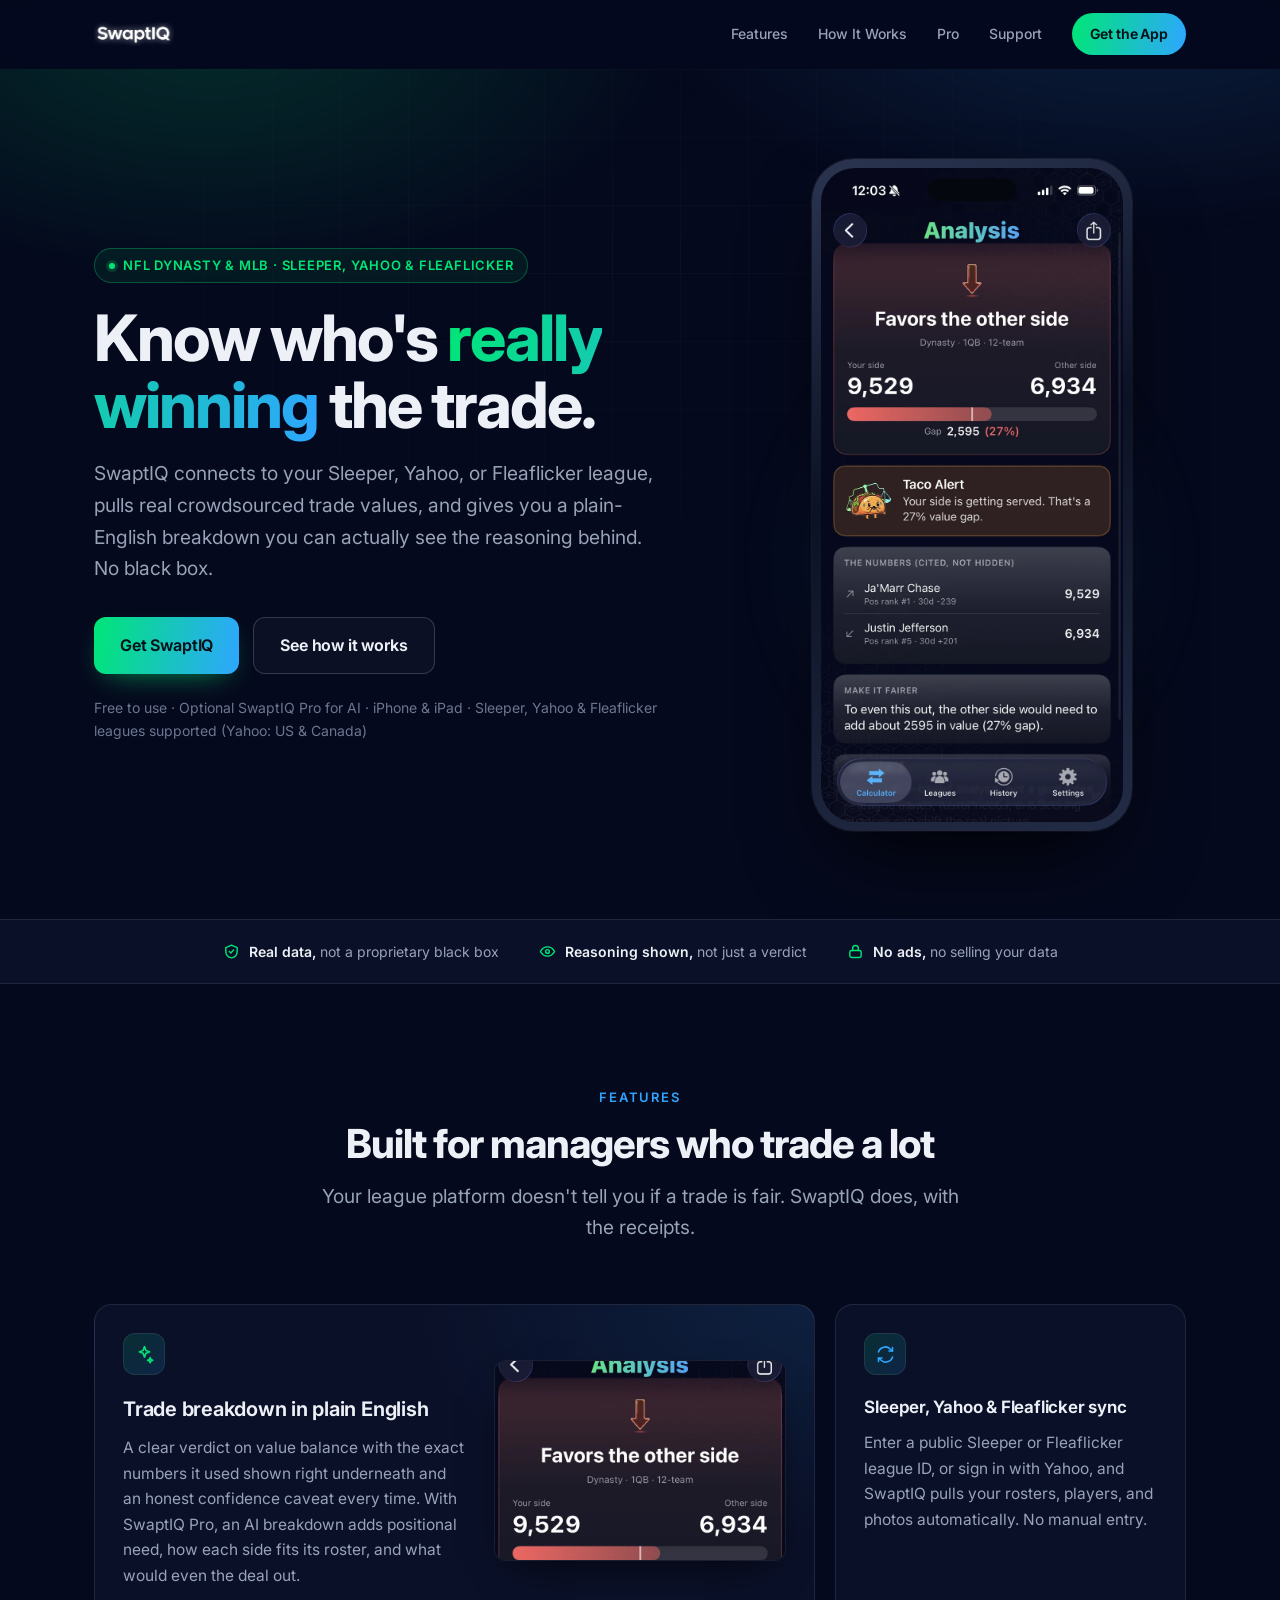
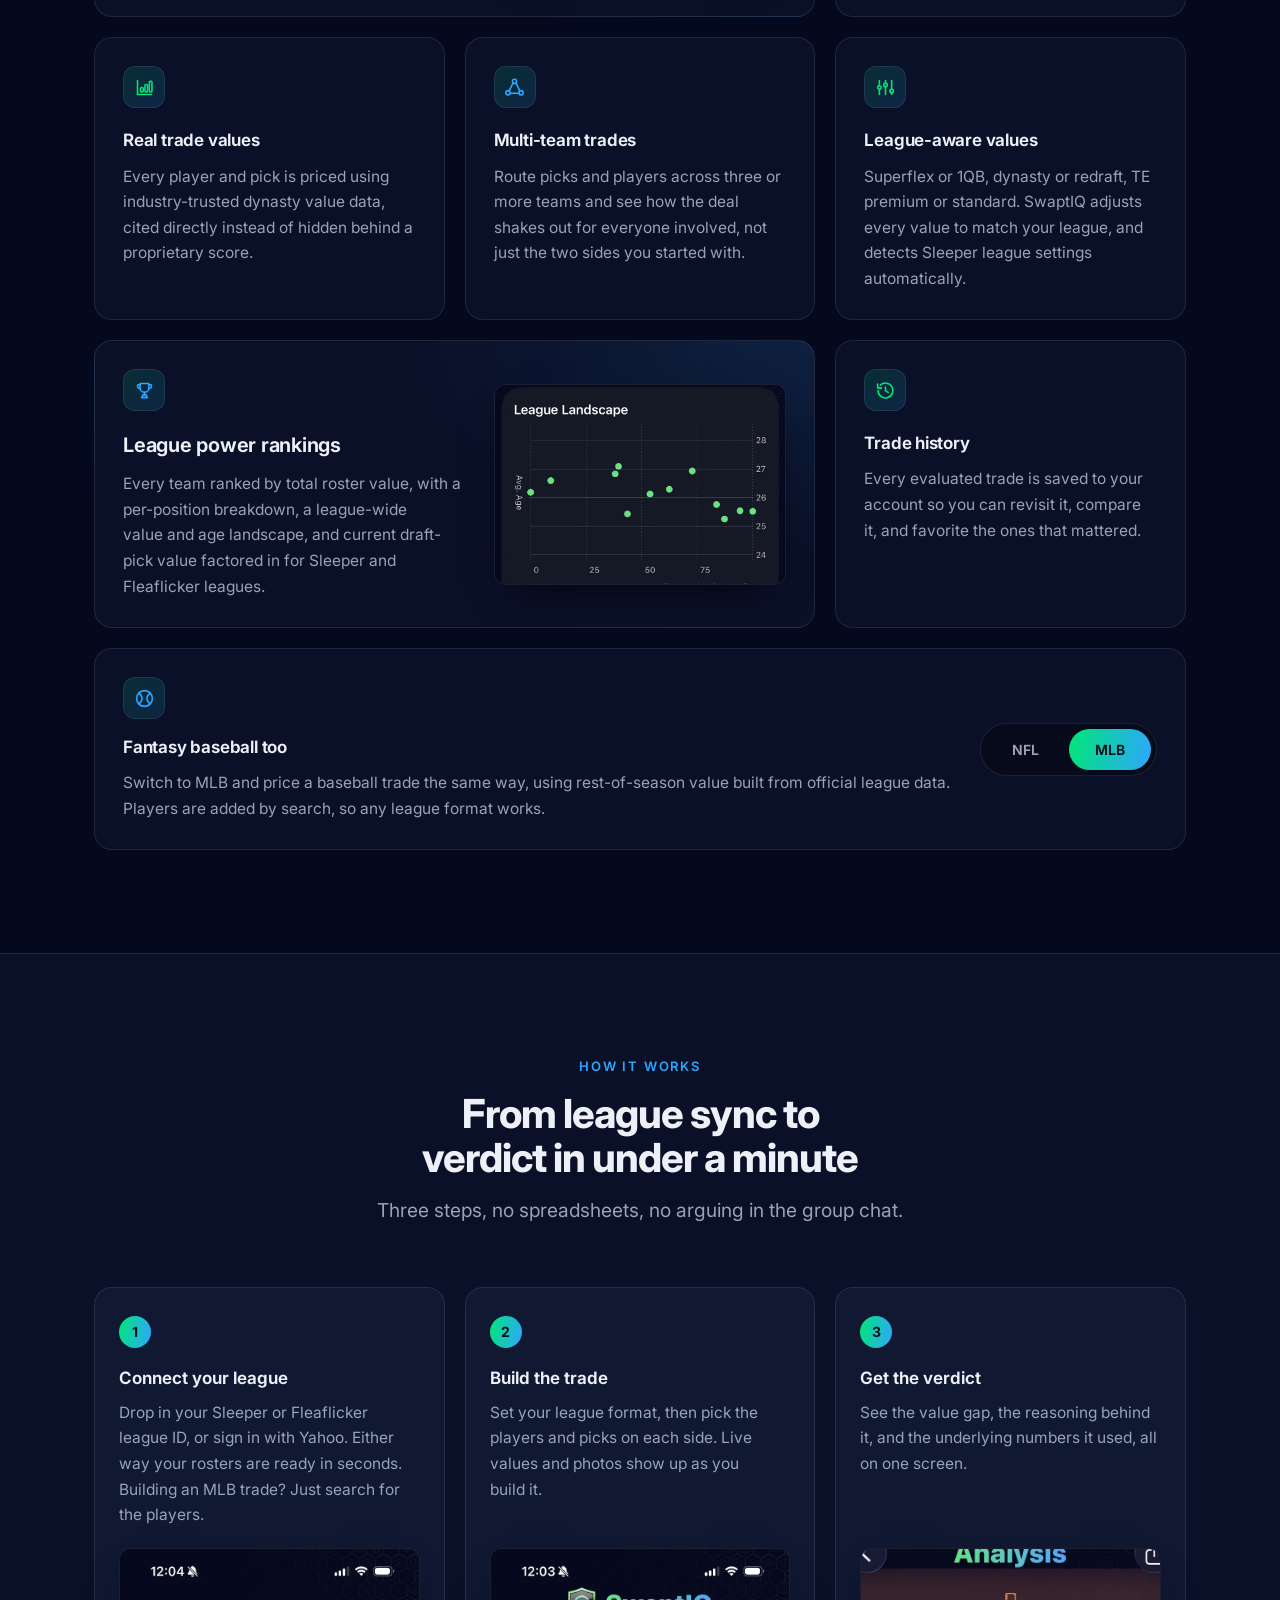
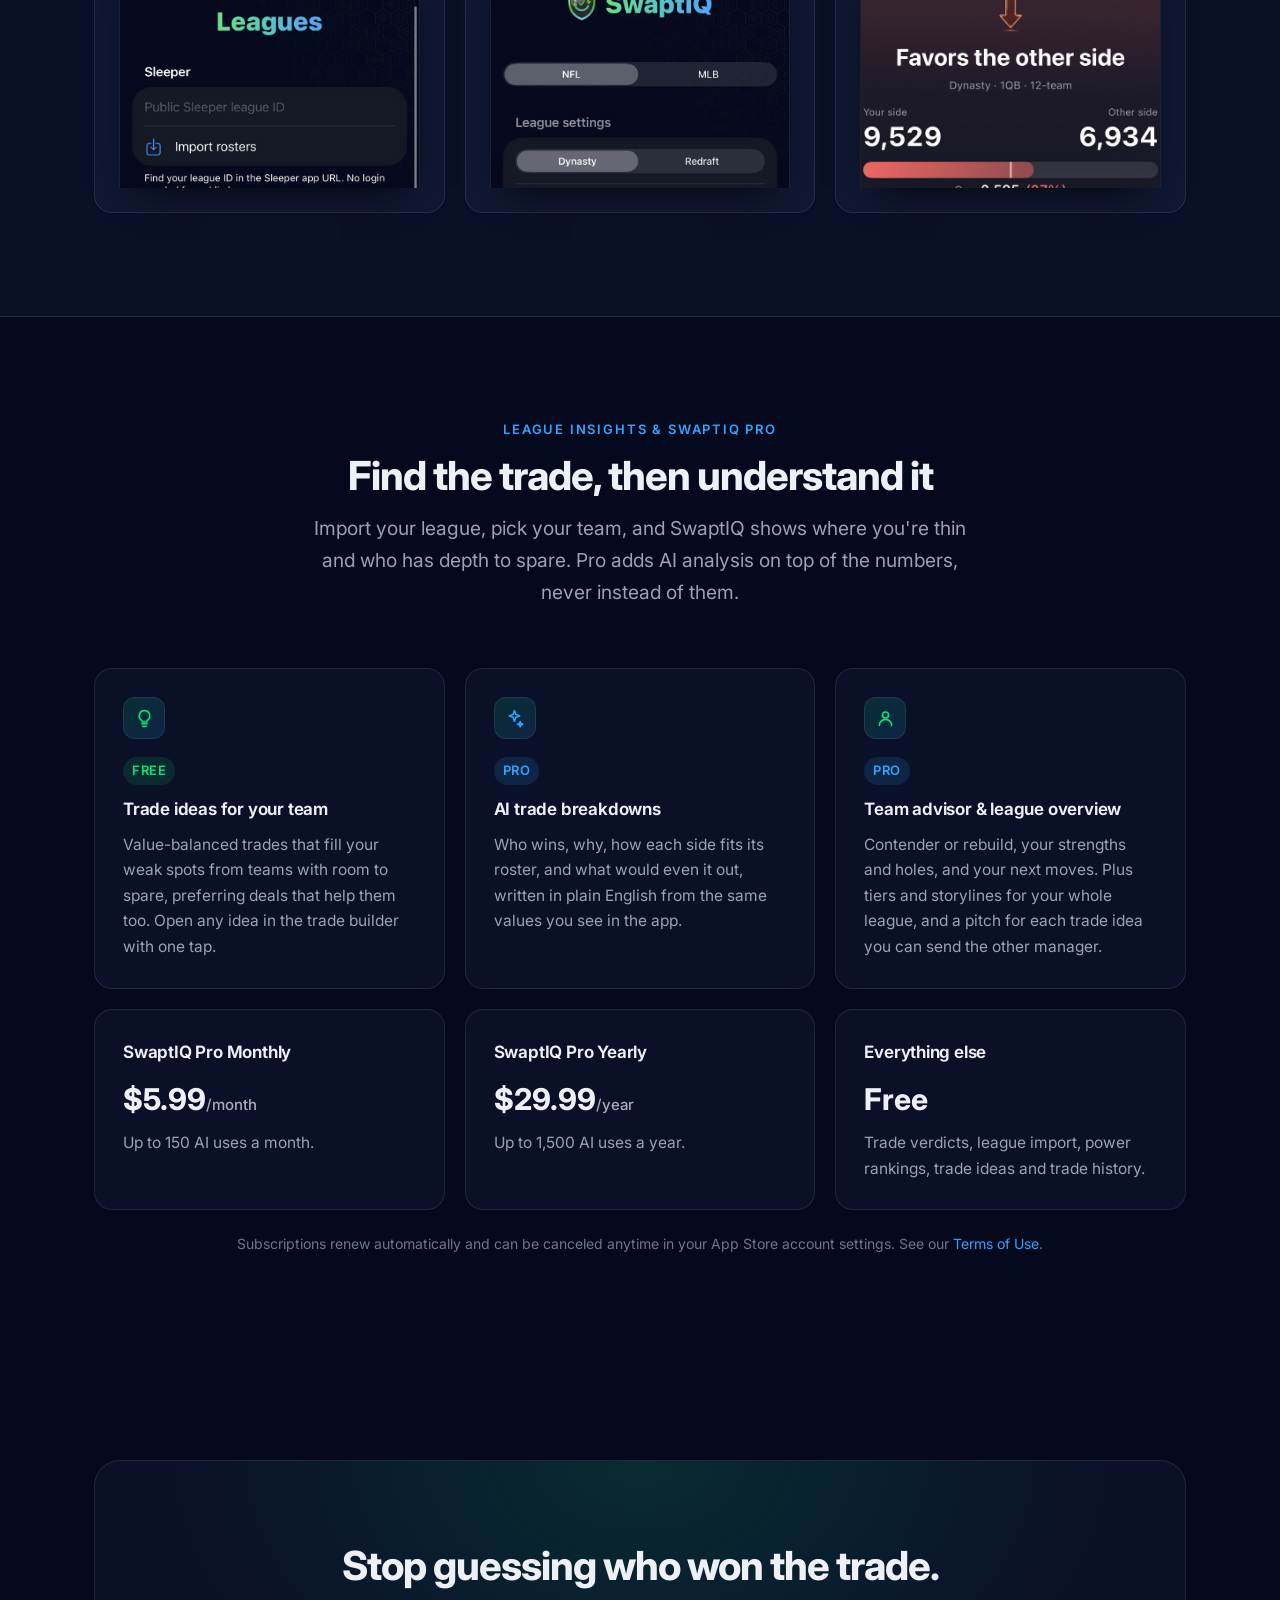
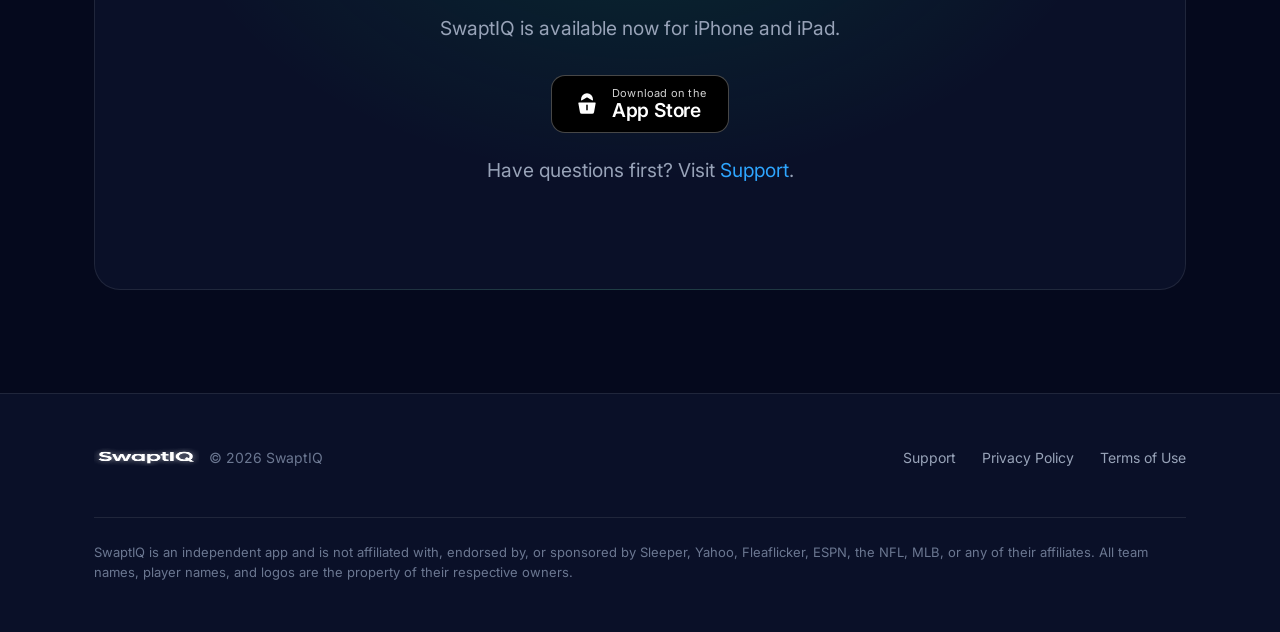
<file: index.html>
<!DOCTYPE html>
<html lang="en">
<head>
<meta charset="UTF-8">
<meta name="viewport" content="width=device-width, initial-scale=1.0">
<title>SwaptIQ: Know Who Wins the Trade</title>
<meta name="description" content="SwaptIQ analyzes your fantasy football and baseball trades with real value data and reasoning you can see, not a black box. Connects to Sleeper, Yahoo, and Fleaflicker leagues, finds trade ideas for your team, and adds AI breakdowns with SwaptIQ Pro.">
<meta name="theme-color" content="#05091d">
<link rel="canonical" href="https://drewspagna1.github.io/SwaptIQ-Web/">

<meta property="og:type" content="website">
<meta property="og:site_name" content="SwaptIQ">
<meta property="og:title" content="SwaptIQ: Know Who Wins the Trade">
<meta property="og:description" content="Connect your Sleeper, Yahoo, or Fleaflicker league, build a trade, and get a plain-English breakdown backed by real value data you can actually see.">
<meta property="og:url" content="https://drewspagna1.github.io/SwaptIQ-Web/">
<meta property="og:image" content="https://drewspagna1.github.io/SwaptIQ-Web/assets/og-card.png">
<meta name="twitter:card" content="summary_large_image">
<meta name="twitter:title" content="SwaptIQ: Know Who Wins the Trade">
<meta name="twitter:description" content="Connect your Sleeper, Yahoo, or Fleaflicker league, build a trade, and get a plain-English breakdown backed by real value data you can actually see.">
<meta name="twitter:image" content="https://drewspagna1.github.io/SwaptIQ-Web/assets/og-card.png">

<link rel="icon" type="image/png" href="assets/favicon-32.png">
<link rel="apple-touch-icon" href="assets/apple-touch-icon.png">
<link rel="preconnect" href="https://fonts.googleapis.com">
<link rel="preconnect" href="https://fonts.gstatic.com" crossorigin>
<link href="https://fonts.googleapis.com/css2?family=Inter:wght@400;500;600;700;750&display=swap" rel="stylesheet">
<link rel="stylesheet" href="assets/style.css">
</head>
<body>

<a class="skip-link" href="#main">Skip to content</a>

<header class="site-header">
  <div class="wrap">
    <a class="brand" href="index.html">
      <img src="assets/logo-700.png" alt="SwaptIQ" width="140" height="24">
    </a>
    <button class="menu-toggle" aria-label="Menu" aria-expanded="false" aria-controls="nav-links">
      <svg class="icon-open" viewBox="0 0 24 24" fill="none" stroke="currentColor" stroke-width="2" stroke-linecap="round" aria-hidden="true"><path d="M4 7h16M4 12h16M4 17h16"/></svg>
      <svg class="icon-close" viewBox="0 0 24 24" fill="none" stroke="currentColor" stroke-width="2" stroke-linecap="round" aria-hidden="true"><path d="M6 6l12 12M18 6L6 18"/></svg>
    </button>
    <nav class="nav-links" id="nav-links">
      <a href="index.html#features">Features</a>
      <a href="index.html#how-it-works">How It Works</a>
      <a href="index.html#pro">Pro</a>
      <a href="support.html">Support</a>
      <a href="index.html#download" class="cta">Get the App</a>
    </nav>
  </div>
</header>

<main id="main">
  <section class="hero">
    <div class="wrap">
      <div class="hero-grid">
        <div class="hero-copy">
          <span class="eyebrow"><span class="dot"></span>NFL Dynasty &amp; MLB · Sleeper, Yahoo &amp; Fleaflicker</span>
          <h1>Know who's <span class="gradient-text">really winning</span> the trade.</h1>
          <p class="sub">SwaptIQ connects to your Sleeper, Yahoo, or Fleaflicker league, pulls real crowdsourced trade values, and gives you a plain-English breakdown you can actually see the reasoning behind. No black box.</p>
          <div class="btn-row">
            <a href="#download" class="btn btn-primary">Get SwaptIQ</a>
            <a href="#how-it-works" class="btn btn-secondary">See how it works</a>
          </div>
          <p class="hero-note">Free to use · Optional SwaptIQ Pro for AI · iPhone &amp; iPad · Sleeper, Yahoo &amp; Fleaflicker leagues supported (Yahoo: US &amp; Canada)</p>
        </div>
        <div class="device-glow">
          <div class="device">
            <picture>
              <source srcset="assets/shots/shot-verdict.webp" type="image/webp">
              <img src="assets/shots/shot-verdict.jpg" alt="The SwaptIQ analysis screen showing a trade verdict, the value gap between both sides, and the individual player values it used." width="760" height="1647" fetchpriority="high">
            </picture>
          </div>
        </div>
      </div>
    </div>
  </section>

  <div class="trust">
    <div class="wrap">
      <div class="trust-item">
        <svg viewBox="0 0 24 24" fill="none" stroke="currentColor" stroke-width="2" stroke-linecap="round" stroke-linejoin="round" aria-hidden="true"><path d="M12 3l8 3.5v5c0 4.6-3.2 8.6-8 9.5-4.8-.9-8-4.9-8-9.5v-5L12 3z"/><path d="M9 12l2 2 4-4"/></svg>
        <span><strong>Real data,</strong> not a proprietary black box</span>
      </div>
      <div class="trust-item">
        <svg viewBox="0 0 24 24" fill="none" stroke="currentColor" stroke-width="2" stroke-linecap="round" stroke-linejoin="round" aria-hidden="true"><path d="M2 12s3.6-6.5 10-6.5S22 12 22 12s-3.6 6.5-10 6.5S2 12 2 12z"/><circle cx="12" cy="12" r="2.6"/></svg>
        <span><strong>Reasoning shown,</strong> not just a verdict</span>
      </div>
      <div class="trust-item">
        <svg viewBox="0 0 24 24" fill="none" stroke="currentColor" stroke-width="2" stroke-linecap="round" stroke-linejoin="round" aria-hidden="true"><rect x="4" y="10.5" width="16" height="10" rx="2.5"/><path d="M8 10.5V7.5a4 4 0 0 1 8 0v3"/></svg>
        <span><strong>No ads,</strong> no selling your data</span>
      </div>
    </div>
  </div>

  <section id="features">
    <div class="wrap">
      <div class="section-head">
        <span class="section-label">Features</span>
        <h2>Built for managers who trade a lot</h2>
        <p>Your league platform doesn't tell you if a trade is fair. SwaptIQ does, with the receipts.</p>
      </div>

      <div class="feature-grid">

        <div class="card featured span-2">
          <div>
            <div class="icon">
              <svg viewBox="0 0 24 24" fill="none" stroke="currentColor" stroke-width="1.8" stroke-linecap="round" stroke-linejoin="round" aria-hidden="true"><path d="M12 3l1.6 4.4L18 9l-4.4 1.6L12 15l-1.6-4.4L6 9l4.4-1.6L12 3z"/><path d="M18.5 15.5l.8 2.2 2.2.8-2.2.8-.8 2.2-.8-2.2-2.2-.8 2.2-.8.8-2.2z"/></svg>
            </div>
            <h3>Trade breakdown in plain English</h3>
            <p>A clear verdict on value balance with the exact numbers it used shown right underneath and an honest confidence caveat every time. With SwaptIQ Pro, an AI breakdown adds positional need, how each side fits its roster, and what would even the deal out.</p>
          </div>
          <div class="card-art">
            <picture>
              <source srcset="assets/shots/shot-verdict-detail.webp" type="image/webp">
              <img src="assets/shots/shot-verdict-detail.jpg" alt="A SwaptIQ verdict card reading Favors the other side, with each side's total value and the gap between them." width="760" height="543" loading="lazy">
            </picture>
          </div>
        </div>

        <div class="card">
          <div class="icon">
            <svg viewBox="0 0 24 24" fill="none" stroke="currentColor" stroke-width="1.8" stroke-linecap="round" stroke-linejoin="round" aria-hidden="true"><path d="M4 9a8 8 0 0 1 13.3-3.3L20 8"/><path d="M20 4v4h-4"/><path d="M20 15a8 8 0 0 1-13.3 3.3L4 16"/><path d="M4 20v-4h4"/></svg>
          </div>
          <h3>Sleeper, Yahoo &amp; Fleaflicker sync</h3>
          <p>Enter a public Sleeper or Fleaflicker league ID, or sign in with Yahoo, and SwaptIQ pulls your rosters, players, and photos automatically. No manual entry.</p>
        </div>

        <div class="card">
          <div class="icon">
            <svg viewBox="0 0 24 24" fill="none" stroke="currentColor" stroke-width="1.8" stroke-linecap="round" stroke-linejoin="round" aria-hidden="true"><path d="M4 20V4"/><path d="M4 20h16"/><rect x="7.5" y="12" width="3" height="5" rx="1"/><rect x="12.5" y="8.5" width="3" height="8.5" rx="1"/><rect x="17.5" y="5" width="3" height="12" rx="1"/></svg>
          </div>
          <h3>Real trade values</h3>
          <p>Every player and pick is priced using industry-trusted dynasty value data, cited directly instead of hidden behind a proprietary score.</p>
        </div>

        <div class="card">
          <div class="icon">
            <svg viewBox="0 0 24 24" fill="none" stroke="currentColor" stroke-width="1.8" stroke-linecap="round" stroke-linejoin="round" aria-hidden="true"><circle cx="12" cy="5" r="2.4"/><circle cx="4.5" cy="18" r="2.4"/><circle cx="19.5" cy="18" r="2.4"/><path d="M10.4 6.6L6 15.8"/><path d="M13.6 6.6L18 15.8"/><path d="M7 18.6h10"/></svg>
          </div>
          <h3>Multi-team trades</h3>
          <p>Route picks and players across three or more teams and see how the deal shakes out for everyone involved, not just the two sides you started with.</p>
        </div>

        <div class="card">
          <div class="icon">
            <svg viewBox="0 0 24 24" fill="none" stroke="currentColor" stroke-width="1.8" stroke-linecap="round" stroke-linejoin="round" aria-hidden="true"><path d="M5 4v6"/><path d="M5 14v6"/><path d="M12 4v3"/><path d="M12 11v9"/><path d="M19 4v10"/><path d="M19 18v2"/><circle cx="5" cy="12" r="2"/><circle cx="12" cy="9" r="2"/><circle cx="19" cy="16" r="2"/></svg>
          </div>
          <h3>League-aware values</h3>
          <p>Superflex or 1QB, dynasty or redraft, TE premium or standard. SwaptIQ adjusts every value to match your league, and detects Sleeper league settings automatically.</p>
        </div>

        <div class="card featured span-2">
          <div>
            <div class="icon">
              <svg viewBox="0 0 24 24" fill="none" stroke="currentColor" stroke-width="1.8" stroke-linecap="round" stroke-linejoin="round" aria-hidden="true"><path d="M7 4h10v5a5 5 0 0 1-10 0V4z"/><path d="M17 5.5h2.5a2.5 2.5 0 0 1-2.5 4"/><path d="M7 5.5H4.5a2.5 2.5 0 0 0 2.5 4"/><path d="M12 14v3"/><path d="M8.5 20h7"/><path d="M10 17h4l1 3H9l1-3z"/></svg>
            </div>
            <h3>League power rankings</h3>
            <p>Every team ranked by total roster value, with a per-position breakdown, a league-wide value and age landscape, and current draft-pick value factored in for Sleeper and Fleaflicker leagues.</p>
          </div>
          <div class="card-art">
            <picture>
              <source srcset="assets/shots/shot-rankings.webp" type="image/webp">
              <img src="assets/shots/shot-rankings.jpg" alt="SwaptIQ power rankings charts showing a league value and age landscape and a teams-by-position scatter plot." width="900" height="1107" loading="lazy">
            </picture>
          </div>
        </div>

        <div class="card">
          <div class="icon">
            <svg viewBox="0 0 24 24" fill="none" stroke="currentColor" stroke-width="1.8" stroke-linecap="round" stroke-linejoin="round" aria-hidden="true"><path d="M3.5 12a8.5 8.5 0 1 0 2.6-6.1"/><path d="M3 4.5V9h4.5"/><path d="M12 8v4.4l3 1.8"/></svg>
          </div>
          <h3>Trade history</h3>
          <p>Every evaluated trade is saved to your account so you can revisit it, compare it, and favorite the ones that mattered.</p>
        </div>

        <div class="card sport span-3">
          <div class="sport-copy">
            <div class="icon">
              <svg viewBox="0 0 24 24" fill="none" stroke="currentColor" stroke-width="1.8" stroke-linecap="round" stroke-linejoin="round" aria-hidden="true"><circle cx="12" cy="12" r="9"/><path d="M5.4 5.8c2.4 1.7 3.8 4 3.8 6.2s-1.4 4.5-3.8 6.2"/><path d="M18.6 5.8c-2.4 1.7-3.8 4-3.8 6.2s1.4 4.5 3.8 6.2"/></svg>
            </div>
            <h3>Fantasy baseball too</h3>
            <p>Switch to MLB and price a baseball trade the same way, using rest-of-season value built from official league data. Players are added by search, so any league format works.</p>
          </div>
          <div class="sport-toggle" aria-hidden="true">
            <span>NFL</span>
            <span class="on">MLB</span>
          </div>
        </div>

      </div>
    </div>
  </section>

  <section id="how-it-works" class="section-alt">
    <div class="wrap">
      <div class="section-head">
        <span class="section-label">How it works</span>
        <h2>From league sync to verdict in under a minute</h2>
        <p>Three steps, no spreadsheets, no arguing in the group chat.</p>
      </div>
      <div class="steps">
        <div class="step">
          <span class="num">1</span>
          <h3>Connect your league</h3>
          <p>Drop in your Sleeper or Fleaflicker league ID, or sign in with Yahoo. Either way your rosters are ready in seconds. Building an MLB trade? Just search for the players.</p>
          <div class="step-shot">
            <picture>
              <source srcset="assets/shots/shot-leagues.webp" type="image/webp">
              <img src="assets/shots/shot-leagues.jpg" alt="The SwaptIQ Leagues screen with import fields for Sleeper and Fleaflicker and a Yahoo sign-in option." width="760" height="1647" loading="lazy">
            </picture>
          </div>
        </div>
        <div class="step">
          <span class="num">2</span>
          <h3>Build the trade</h3>
          <p>Set your league format, then pick the players and picks on each side. Live values and photos show up as you build it.</p>
          <div class="step-shot">
            <picture>
              <source srcset="assets/shots/shot-builder.webp" type="image/webp">
              <img src="assets/shots/shot-builder.jpg" alt="The SwaptIQ trade calculator with league settings for dynasty, QB count, tight end premium, and team count." width="760" height="1647" loading="lazy">
            </picture>
          </div>
        </div>
        <div class="step">
          <span class="num">3</span>
          <h3>Get the verdict</h3>
          <p>See the value gap, the reasoning behind it, and the underlying numbers it used, all on one screen.</p>
          <div class="step-shot">
            <picture>
              <source srcset="assets/shots/shot-verdict-detail.webp" type="image/webp">
              <img src="assets/shots/shot-verdict-detail.jpg" alt="A SwaptIQ verdict card showing which side the trade favors and the value gap in points and percent." width="760" height="543" loading="lazy">
            </picture>
          </div>
        </div>
      </div>
    </div>
  </section>

  <section id="pro">
    <div class="wrap">
      <div class="section-head">
        <span class="section-label">League insights &amp; SwaptIQ Pro</span>
        <h2>Find the trade, then understand it</h2>
        <p>Import your league, pick your team, and SwaptIQ shows where you're thin and who has depth to spare. Pro adds AI analysis on top of the numbers, never instead of them.</p>
      </div>

      <div class="feature-grid">
        <div class="card">
          <div class="icon">
            <svg viewBox="0 0 24 24" fill="none" stroke="currentColor" stroke-width="1.8" stroke-linecap="round" stroke-linejoin="round" aria-hidden="true"><path d="M9 18h6"/><path d="M10 21h4"/><path d="M12 3a6 6 0 0 0-3.5 10.9c.6.5 1 1.2 1 2.1h5c0-.9.4-1.6 1-2.1A6 6 0 0 0 12 3z"/></svg>
          </div>
          <span class="tag">Free</span>
          <h3>Trade ideas for your team</h3>
          <p>Value-balanced trades that fill your weak spots from teams with room to spare, preferring deals that help them too. Open any idea in the trade builder with one tap.</p>
        </div>

        <div class="card">
          <div class="icon">
            <svg viewBox="0 0 24 24" fill="none" stroke="currentColor" stroke-width="1.8" stroke-linecap="round" stroke-linejoin="round" aria-hidden="true"><path d="M12 3l1.6 4.4L18 9l-4.4 1.6L12 15l-1.6-4.4L6 9l4.4-1.6L12 3z"/><path d="M18.5 15.5l.8 2.2 2.2.8-2.2.8-.8 2.2-.8-2.2-2.2-.8 2.2-.8.8-2.2z"/></svg>
          </div>
          <span class="tag tag-pro">Pro</span>
          <h3>AI trade breakdowns</h3>
          <p>Who wins, why, how each side fits its roster, and what would even it out, written in plain English from the same values you see in the app.</p>
        </div>

        <div class="card">
          <div class="icon">
            <svg viewBox="0 0 24 24" fill="none" stroke="currentColor" stroke-width="1.8" stroke-linecap="round" stroke-linejoin="round" aria-hidden="true"><circle cx="12" cy="8" r="3.5"/><path d="M5 20a7 7 0 0 1 14 0"/></svg>
          </div>
          <span class="tag tag-pro">Pro</span>
          <h3>Team advisor &amp; league overview</h3>
          <p>Contender or rebuild, your strengths and holes, and your next moves. Plus tiers and storylines for your whole league, and a pitch for each trade idea you can send the other manager.</p>
        </div>

        <div class="card price-card">
          <h3>SwaptIQ Pro Monthly</h3>
          <p class="price">$5.99<span>/month</span></p>
          <p>Up to 150 AI uses a month.</p>
        </div>

        <div class="card price-card">
          <h3>SwaptIQ Pro Yearly</h3>
          <p class="price">$29.99<span>/year</span></p>
          <p>Up to 1,500 AI uses a year.</p>
        </div>

        <div class="card price-card">
          <h3>Everything else</h3>
          <p class="price">Free</p>
          <p>Trade verdicts, league import, power rankings, trade ideas and trade history.</p>
        </div>
      </div>
      <p class="hero-note">Subscriptions renew automatically and can be canceled anytime in your App Store account settings. See our <a href="terms.html">Terms of Use</a>.</p>
    </div>
  </section>

  <section id="download" class="cta-band">
    <div class="wrap">
      <div class="cta-inner">
        <h2>Stop guessing who won the trade.</h2>
        <p>SwaptIQ is available now for iPhone and iPad.</p>
        <div class="btn-row">
          <a href="https://apps.apple.com/us/app/swaptiq/id6785744338" class="btn-store" target="_blank" rel="noopener">
            <svg viewBox="0 0 24 24" fill="currentColor" aria-hidden="true"><path d="M12 2a5.5 5.5 0 0 0-5.5 5.5v.6a.6.6 0 0 0 .9.5l4.3-2.5a.6.6 0 0 1 .6 0l4.3 2.5a.6.6 0 0 0 .9-.5v-.6A5.5 5.5 0 0 0 12 2zm-7.4 8.6a.6.6 0 0 0-.6.7l1.5 8.2a1.8 1.8 0 0 0 1.8 1.5h9.4a1.8 1.8 0 0 0 1.8-1.5l1.5-8.2a.6.6 0 0 0-.6-.7H4.6zM12 12.4c.4 0 .7.3.7.7v4.3a.7.7 0 0 1-1.4 0v-4.3c0-.4.3-.7.7-.7z"/></svg>
            <span class="store-lines">
              <span class="store-sm">Download on the</span>
              <span class="store-lg">App Store</span>
            </span>
          </a>
        </div>
        <p class="hero-note">Have questions first? Visit <a href="support.html">Support</a>.</p>
      </div>
    </div>
  </section>
</main>

<footer class="site-footer">
  <div class="wrap">
    <div class="footer-brand">
      <img src="assets/logo-700.png" alt="SwaptIQ" width="105" height="18">
      <span>© <span id="year"></span> SwaptIQ</span>
    </div>
    <div class="footer-links">
      <a href="support.html">Support</a>
      <a href="privacy.html">Privacy Policy</a>
      <a href="terms.html">Terms of Use</a>
    </div>
    <p class="footer-copy">SwaptIQ is an independent app and is not affiliated with, endorsed by, or sponsored by Sleeper, Yahoo, Fleaflicker, ESPN, the NFL, MLB, or any of their affiliates. All team names, player names, and logos are the property of their respective owners.</p>
  </div>
</footer>

<script>
  document.getElementById('year').textContent = new Date().getFullYear();

  (function () {
    var toggle = document.querySelector('.menu-toggle');
    var nav = document.getElementById('nav-links');
    if (toggle && nav) {
      toggle.addEventListener('click', function () {
        var open = nav.classList.toggle('is-open');
        toggle.setAttribute('aria-expanded', open ? 'true' : 'false');
      });
      nav.addEventListener('click', function (e) {
        if (e.target.tagName === 'A') {
          nav.classList.remove('is-open');
          toggle.setAttribute('aria-expanded', 'false');
        }
      });
    }

    var header = document.querySelector('.site-header');
    if (header) {
      var onScroll = function () {
        header.classList.toggle('is-stuck', window.scrollY > 8);
      };
      onScroll();
      window.addEventListener('scroll', onScroll, { passive: true });
    }
  })();
</script>
</body>
</html>
</file>
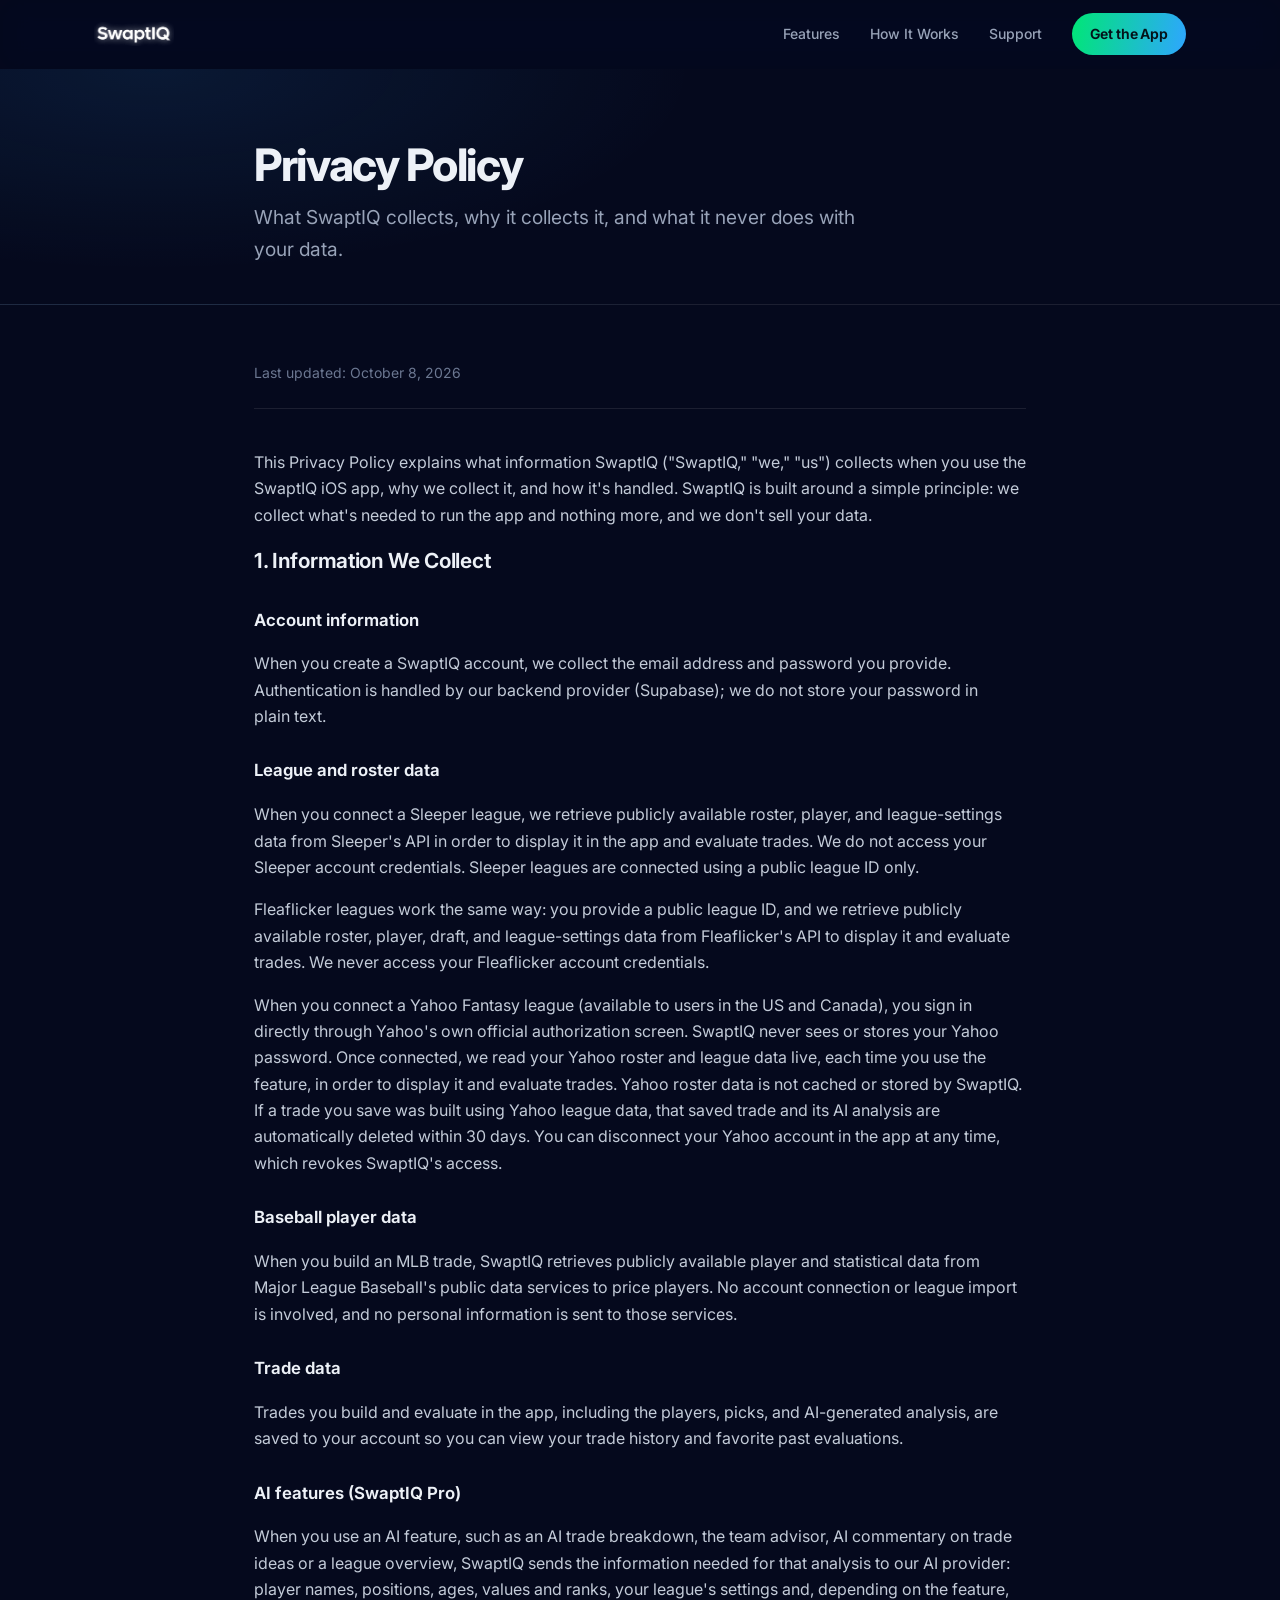
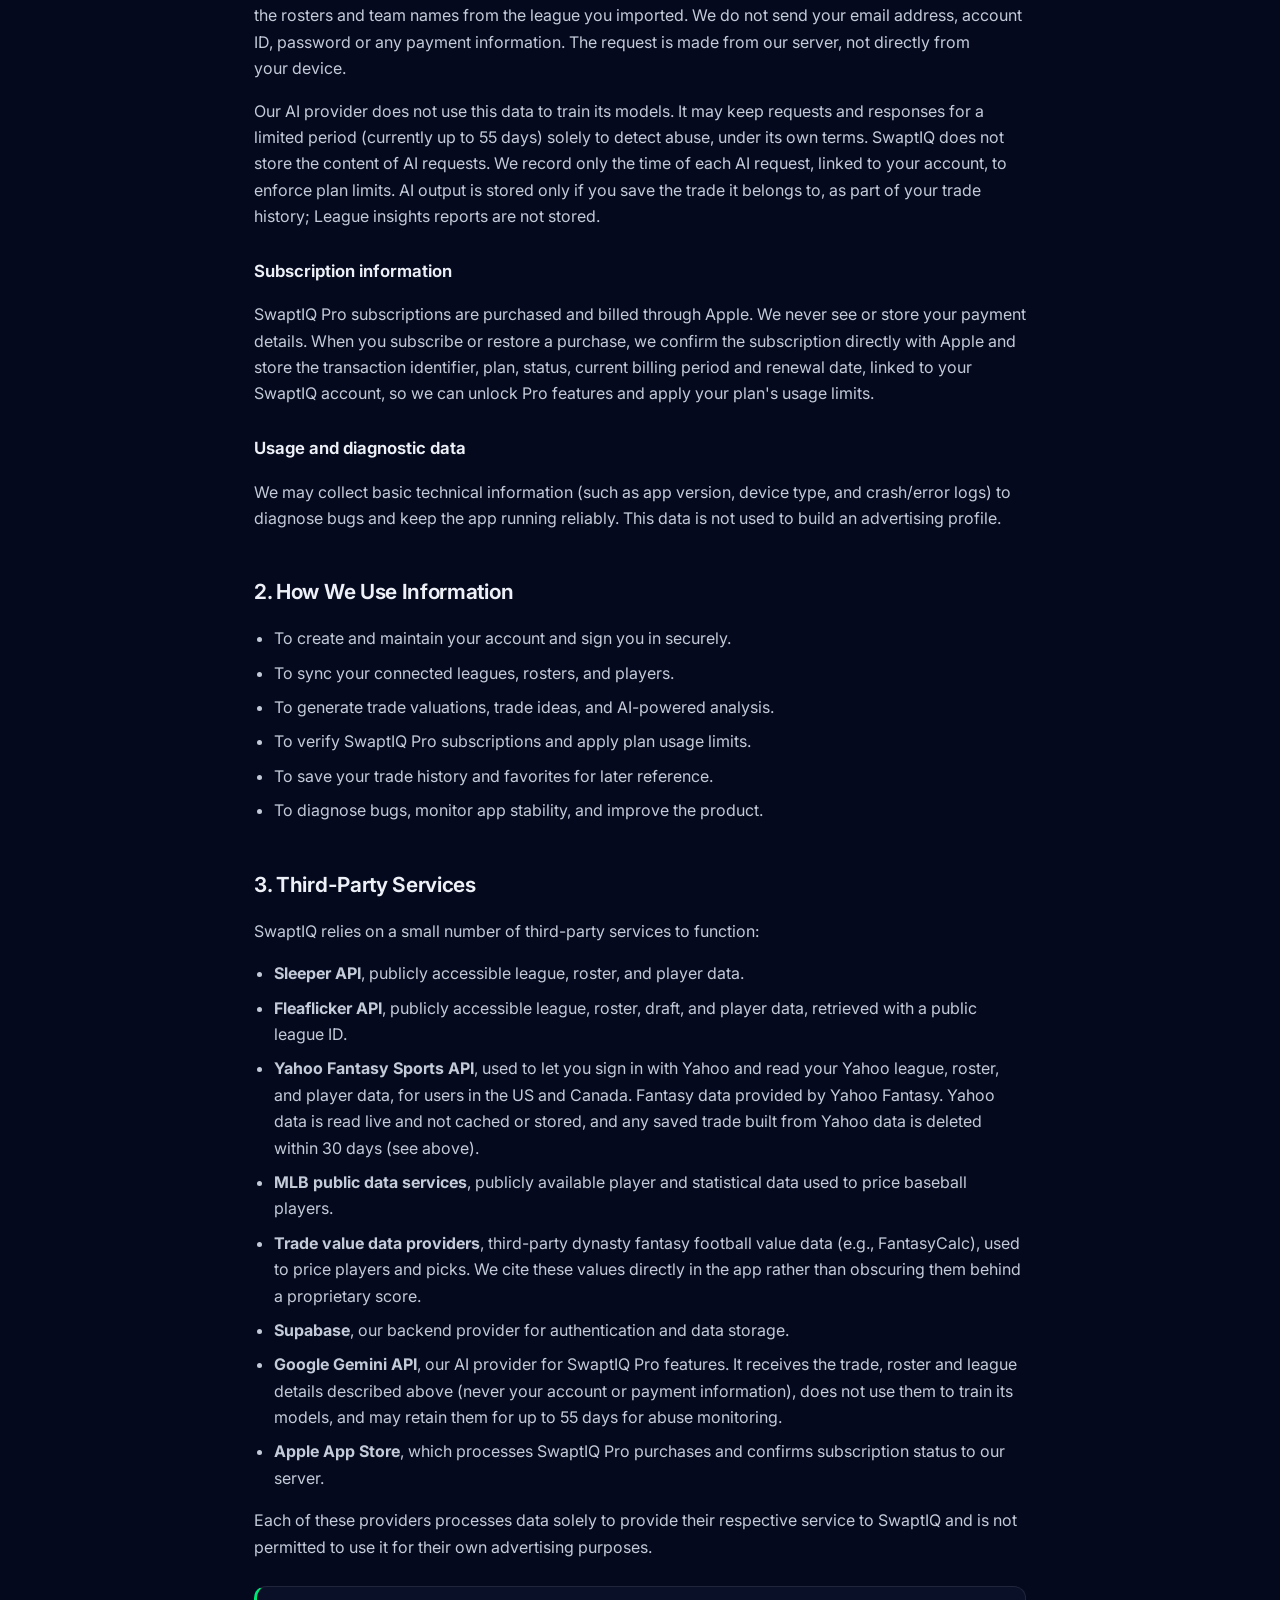
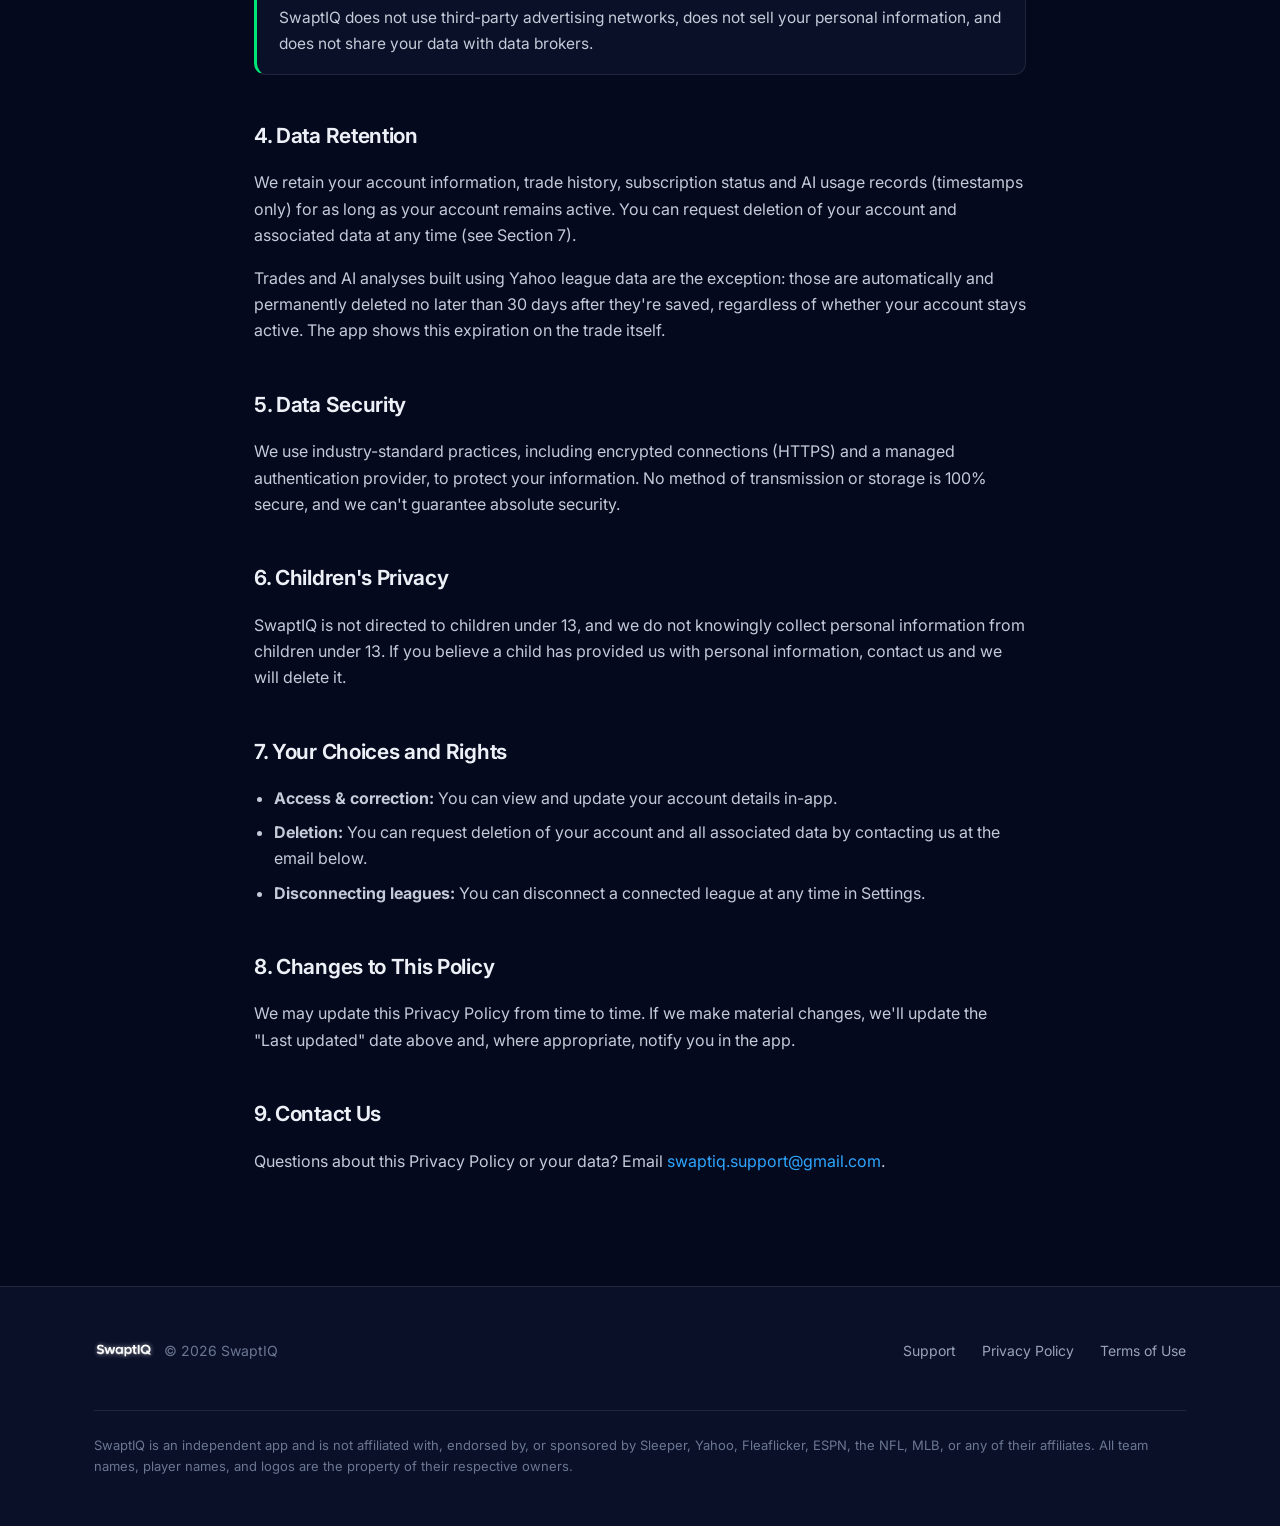
<file: privacy.html>
<!DOCTYPE html>
<html lang="en">
<head>
<meta charset="UTF-8">
<meta name="viewport" content="width=device-width, initial-scale=1.0">
<title>Privacy Policy | SwaptIQ</title>
<meta name="description" content="SwaptIQ's privacy policy: what data we collect, why, and how it's used.">
<link rel="icon" type="image/png" href="assets/favicon-32.png">
<link rel="apple-touch-icon" href="assets/apple-touch-icon.png">
<meta name="theme-color" content="#05091d">
<link rel="canonical" href="https://drewspagna1.github.io/SwaptIQ-Web/privacy.html">
<meta property="og:type" content="website">
<meta property="og:site_name" content="SwaptIQ">
<meta property="og:title" content="Privacy Policy | SwaptIQ">
<meta property="og:description" content="What data SwaptIQ collects, why, and how it is handled.">
<meta property="og:url" content="https://drewspagna1.github.io/SwaptIQ-Web/privacy.html">
<meta property="og:image" content="https://drewspagna1.github.io/SwaptIQ-Web/assets/og-card.png">
<meta name="twitter:card" content="summary_large_image">
<meta name="twitter:image" content="https://drewspagna1.github.io/SwaptIQ-Web/assets/og-card.png">
<link rel="preconnect" href="https://fonts.googleapis.com">
<link rel="preconnect" href="https://fonts.gstatic.com" crossorigin>
<link href="https://fonts.googleapis.com/css2?family=Inter:wght@400;500;600;700;750&display=swap" rel="stylesheet">
<link rel="stylesheet" href="assets/style.css">
</head>
<body class="content-page">

<a class="skip-link" href="#main">Skip to content</a>

<header class="site-header">
  <div class="wrap">
    <a class="brand" href="index.html">
      <img src="assets/logo-700.png" alt="SwaptIQ" width="140" height="24">
    </a>
    <button class="menu-toggle" aria-label="Menu" aria-expanded="false" aria-controls="nav-links">
      <svg class="icon-open" viewBox="0 0 24 24" fill="none" stroke="currentColor" stroke-width="2" stroke-linecap="round" aria-hidden="true"><path d="M4 7h16M4 12h16M4 17h16"/></svg>
      <svg class="icon-close" viewBox="0 0 24 24" fill="none" stroke="currentColor" stroke-width="2" stroke-linecap="round" aria-hidden="true"><path d="M6 6l12 12M18 6L6 18"/></svg>
    </button>
    <nav class="nav-links" id="nav-links">
      <a href="index.html#features">Features</a>
      <a href="index.html#how-it-works">How It Works</a>
      <a href="support.html">Support</a>
      <a href="index.html#download" class="cta">Get the App</a>
    </nav>
  </div>
</header>

<main id="main">
  <section class="page-head">
    <div class="wrap">
      <h1>Privacy Policy</h1>
      <p>What SwaptIQ collects, why it collects it, and what it never does with your data.</p>
    </div>
  </section>

  <div class="legal">
    <p class="updated">Last updated: October 8, 2026</p>

    <p>This Privacy Policy explains what information SwaptIQ ("SwaptIQ," "we," "us") collects when you use the SwaptIQ iOS app, why we collect it, and how it's handled. SwaptIQ is built around a simple principle: we collect what's needed to run the app and nothing more, and we don't sell your data.</p>

    <h2>1. Information We Collect</h2>

    <h3>Account information</h3>
    <p>When you create a SwaptIQ account, we collect the email address and password you provide. Authentication is handled by our backend provider (Supabase); we do not store your password in plain text.</p>

    <h3>League and roster data</h3>
    <p>When you connect a Sleeper league, we retrieve publicly available roster, player, and league-settings data from Sleeper's API in order to display it in the app and evaluate trades. We do not access your Sleeper account credentials. Sleeper leagues are connected using a public league ID only.</p>
    <p>Fleaflicker leagues work the same way: you provide a public league ID, and we retrieve publicly available roster, player, draft, and league-settings data from Fleaflicker's API to display it and evaluate trades. We never access your Fleaflicker account credentials.</p>
    <p>When you connect a Yahoo Fantasy league (available to users in the US and Canada), you sign in directly through Yahoo's own official authorization screen. SwaptIQ never sees or stores your Yahoo password. Once connected, we read your Yahoo roster and league data live, each time you use the feature, in order to display it and evaluate trades. Yahoo roster data is not cached or stored by SwaptIQ. If a trade you save was built using Yahoo league data, that saved trade and its AI analysis are automatically deleted within 30 days. You can disconnect your Yahoo account in the app at any time, which revokes SwaptIQ's access.</p>

    <h3>Baseball player data</h3>
    <p>When you build an MLB trade, SwaptIQ retrieves publicly available player and statistical data from Major League Baseball's public data services to price players. No account connection or league import is involved, and no personal information is sent to those services.</p>

    <h3>Trade data</h3>
    <p>Trades you build and evaluate in the app, including the players, picks, and AI-generated analysis, are saved to your account so you can view your trade history and favorite past evaluations.</p>

    <h3>AI features (SwaptIQ Pro)</h3>
    <p>When you use an AI feature, such as an AI trade breakdown, the team advisor, AI commentary on trade ideas or a league overview, SwaptIQ sends the information needed for that analysis to our AI provider: player names, positions, ages, values and ranks, your league's settings and, depending on the feature, the rosters and team names from the league you imported. We do not send your email address, account ID, password or any payment information. The request is made from our server, not directly from your device.</p>
    <p>Our AI provider does not use this data to train its models. It may keep requests and responses for a limited period (currently up to 55 days) solely to detect abuse, under its own terms. SwaptIQ does not store the content of AI requests. We record only the time of each AI request, linked to your account, to enforce plan limits. AI output is stored only if you save the trade it belongs to, as part of your trade history; League insights reports are not stored.</p>

    <h3>Subscription information</h3>
    <p>SwaptIQ Pro subscriptions are purchased and billed through Apple. We never see or store your payment details. When you subscribe or restore a purchase, we confirm the subscription directly with Apple and store the transaction identifier, plan, status, current billing period and renewal date, linked to your SwaptIQ account, so we can unlock Pro features and apply your plan's usage limits.</p>

    <h3>Usage and diagnostic data</h3>
    <p>We may collect basic technical information (such as app version, device type, and crash/error logs) to diagnose bugs and keep the app running reliably. This data is not used to build an advertising profile.</p>

    <h2>2. How We Use Information</h2>
    <ul>
      <li>To create and maintain your account and sign you in securely.</li>
      <li>To sync your connected leagues, rosters, and players.</li>
      <li>To generate trade valuations, trade ideas, and AI-powered analysis.</li>
      <li>To verify SwaptIQ Pro subscriptions and apply plan usage limits.</li>
      <li>To save your trade history and favorites for later reference.</li>
      <li>To diagnose bugs, monitor app stability, and improve the product.</li>
    </ul>

    <h2>3. Third-Party Services</h2>
    <p>SwaptIQ relies on a small number of third-party services to function:</p>
    <ul>
      <li><strong>Sleeper API</strong>, publicly accessible league, roster, and player data.</li>
      <li><strong>Fleaflicker API</strong>, publicly accessible league, roster, draft, and player data, retrieved with a public league ID.</li>
      <li><strong>Yahoo Fantasy Sports API</strong>, used to let you sign in with Yahoo and read your Yahoo league, roster, and player data, for users in the US and Canada. Fantasy data provided by Yahoo Fantasy. Yahoo data is read live and not cached or stored, and any saved trade built from Yahoo data is deleted within 30 days (see above).</li>
      <li><strong>MLB public data services</strong>, publicly available player and statistical data used to price baseball players.</li>
      <li><strong>Trade value data providers</strong>, third-party dynasty fantasy football value data (e.g., FantasyCalc), used to price players and picks. We cite these values directly in the app rather than obscuring them behind a proprietary score.</li>
      <li><strong>Supabase</strong>, our backend provider for authentication and data storage.</li>
      <li><strong>Google Gemini API</strong>, our AI provider for SwaptIQ Pro features. It receives the trade, roster and league details described above (never your account or payment information), does not use them to train its models, and may retain them for up to 55 days for abuse monitoring.</li>
      <li><strong>Apple App Store</strong>, which processes SwaptIQ Pro purchases and confirms subscription status to our server.</li>
    </ul>
    <p>Each of these providers processes data solely to provide their respective service to SwaptIQ and is not permitted to use it for their own advertising purposes.</p>

    <div class="callout">
      SwaptIQ does not use third-party advertising networks, does not sell your personal information, and does not share your data with data brokers.
    </div>

    <h2>4. Data Retention</h2>
    <p>We retain your account information, trade history, subscription status and AI usage records (timestamps only) for as long as your account remains active. You can request deletion of your account and associated data at any time (see Section 7).</p>
    <p>Trades and AI analyses built using Yahoo league data are the exception: those are automatically and permanently deleted no later than 30 days after they're saved, regardless of whether your account stays active. The app shows this expiration on the trade itself.</p>

    <h2>5. Data Security</h2>
    <p>We use industry-standard practices, including encrypted connections (HTTPS) and a managed authentication provider, to protect your information. No method of transmission or storage is 100% secure, and we can't guarantee absolute security.</p>

    <h2>6. Children's Privacy</h2>
    <p>SwaptIQ is not directed to children under 13, and we do not knowingly collect personal information from children under 13. If you believe a child has provided us with personal information, contact us and we will delete it.</p>

    <h2>7. Your Choices and Rights</h2>
    <ul>
      <li><strong>Access &amp; correction:</strong> You can view and update your account details in-app.</li>
      <li><strong>Deletion:</strong> You can request deletion of your account and all associated data by contacting us at the email below.</li>
      <li><strong>Disconnecting leagues:</strong> You can disconnect a connected league at any time in Settings.</li>
    </ul>

    <h2>8. Changes to This Policy</h2>
    <p>We may update this Privacy Policy from time to time. If we make material changes, we'll update the "Last updated" date above and, where appropriate, notify you in the app.</p>

    <h2>9. Contact Us</h2>
    <p>Questions about this Privacy Policy or your data? Email <a href="mailto:swaptiq.support@gmail.com">swaptiq.support@gmail.com</a>.</p>
  </div>
</main>

<footer class="site-footer">
  <div class="wrap">
    <div class="footer-brand">
      <img src="assets/logo-700.png" alt="SwaptIQ">
      <span>© <span id="year"></span> SwaptIQ</span>
    </div>
    <div class="footer-links">
      <a href="support.html">Support</a>
      <a href="privacy.html">Privacy Policy</a>
      <a href="terms.html">Terms of Use</a>
    </div>
    <p class="footer-copy">SwaptIQ is an independent app and is not affiliated with, endorsed by, or sponsored by Sleeper, Yahoo, Fleaflicker, ESPN, the NFL, MLB, or any of their affiliates. All team names, player names, and logos are the property of their respective owners.</p>
  </div>
</footer>

<script>
  document.getElementById('year').textContent = new Date().getFullYear();
  (function () {
    var toggle = document.querySelector('.menu-toggle');
    var nav = document.getElementById('nav-links');
    if (toggle && nav) {
      toggle.addEventListener('click', function () {
        var open = nav.classList.toggle('is-open');
        toggle.setAttribute('aria-expanded', open ? 'true' : 'false');
      });
      nav.addEventListener('click', function (e) {
        if (e.target.tagName === 'A') {
          nav.classList.remove('is-open');
          toggle.setAttribute('aria-expanded', 'false');
        }
      });
    }
    var header = document.querySelector('.site-header');
    if (header) {
      var onScroll = function () { header.classList.toggle('is-stuck', window.scrollY > 8); };
      onScroll();
      window.addEventListener('scroll', onScroll, { passive: true });
    }
  })();
</script>
</body>
</html>
</file>
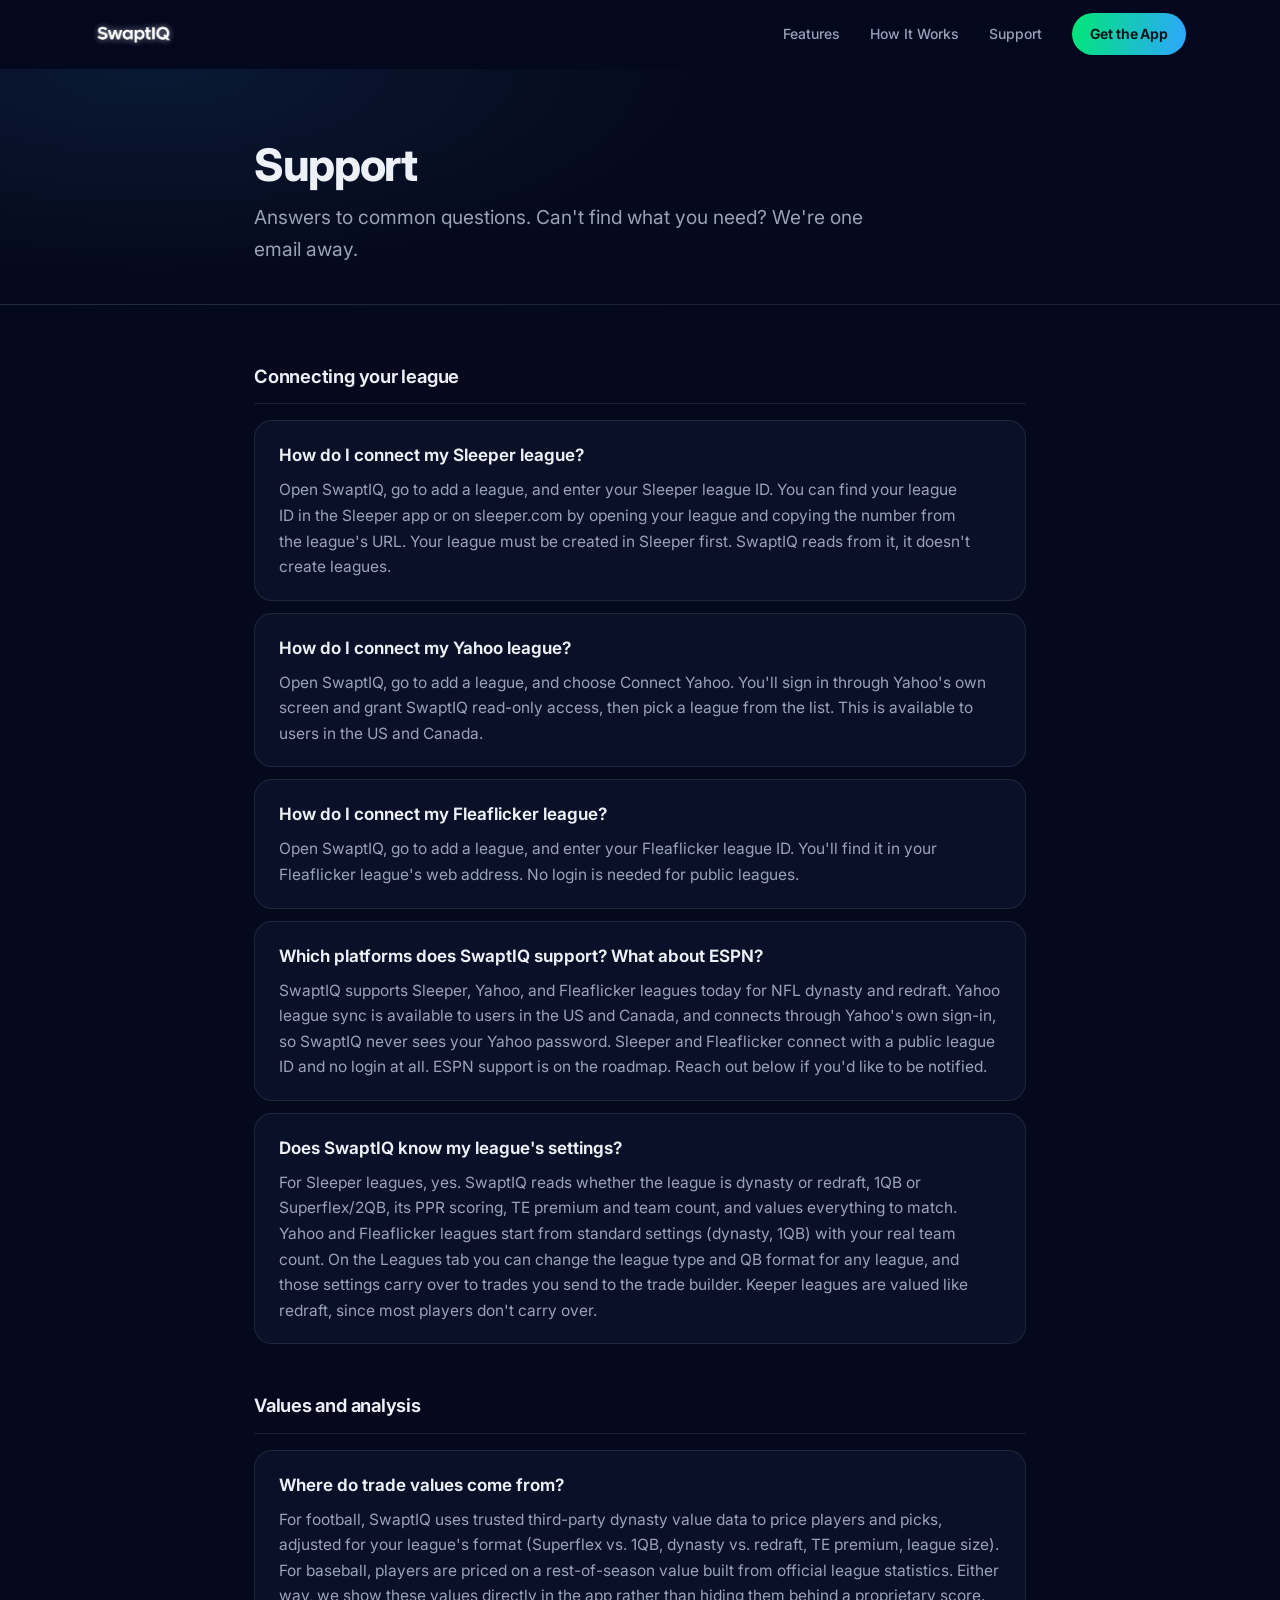
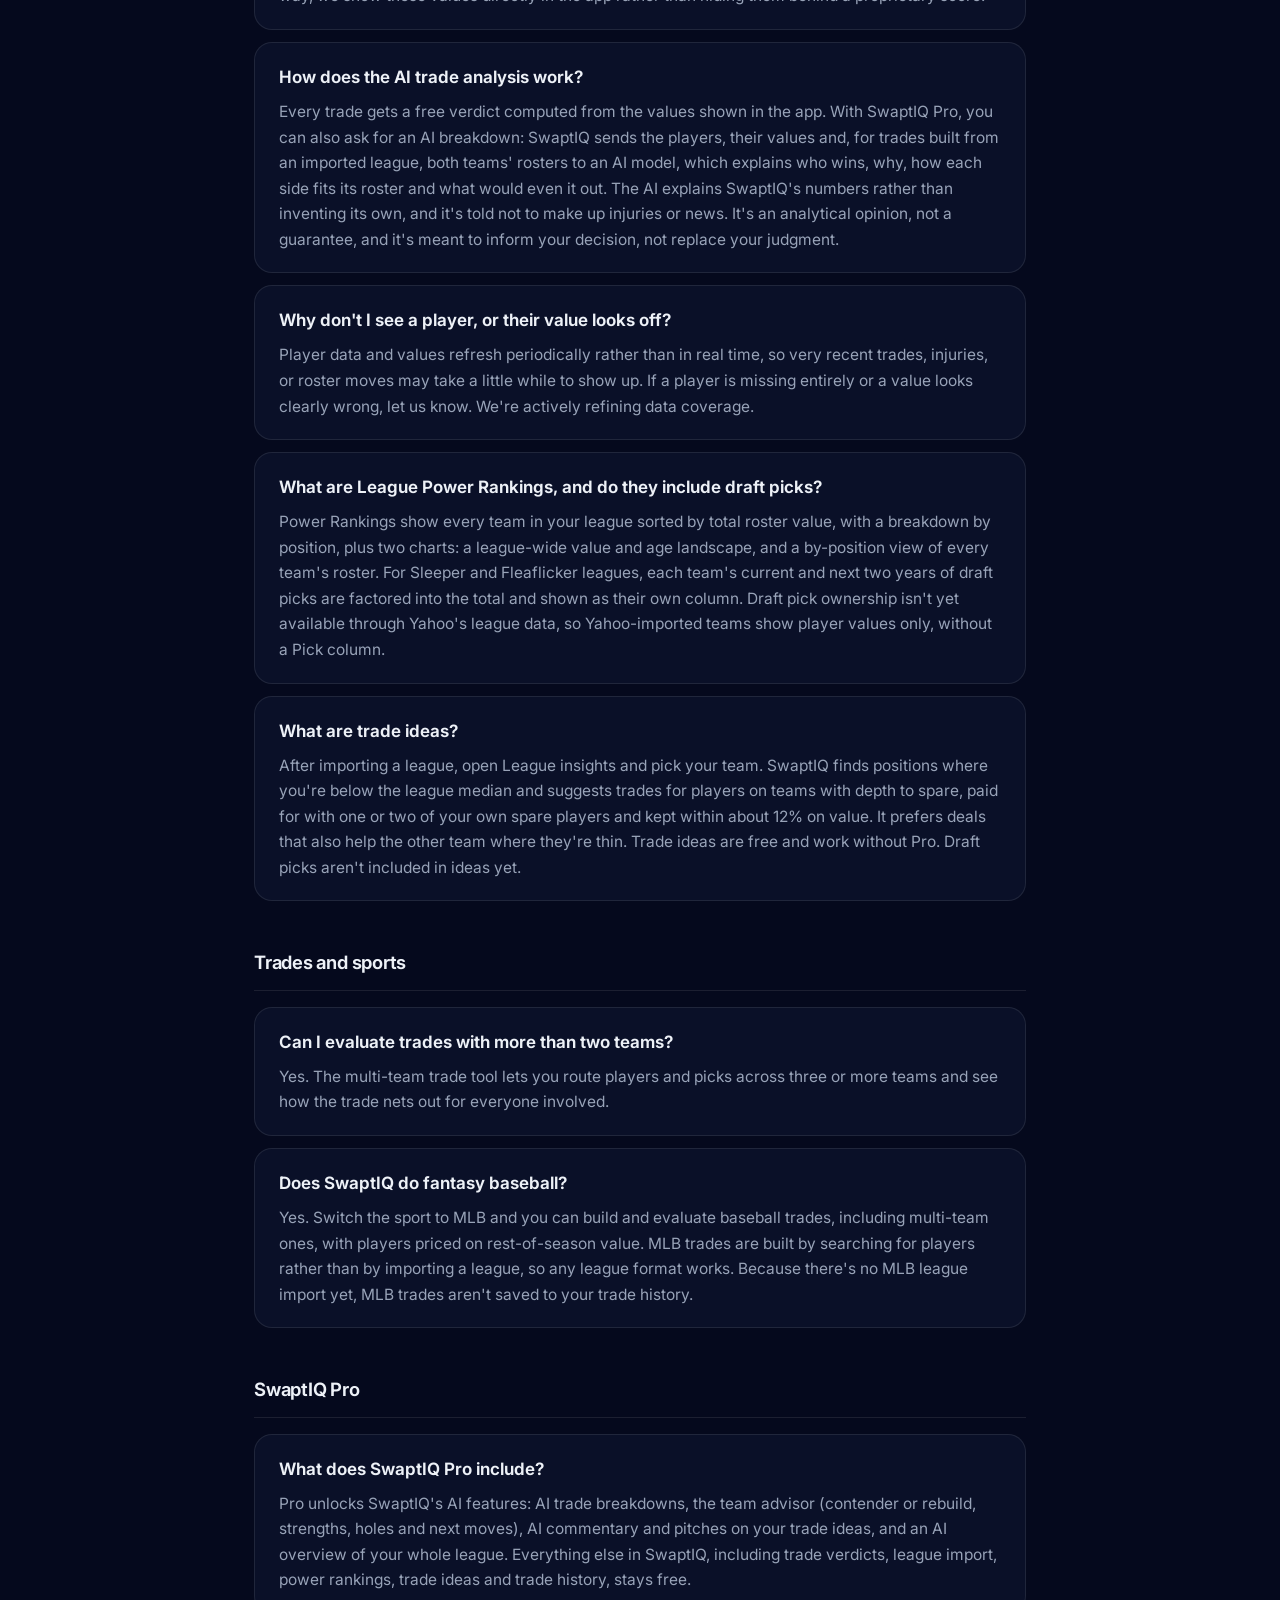
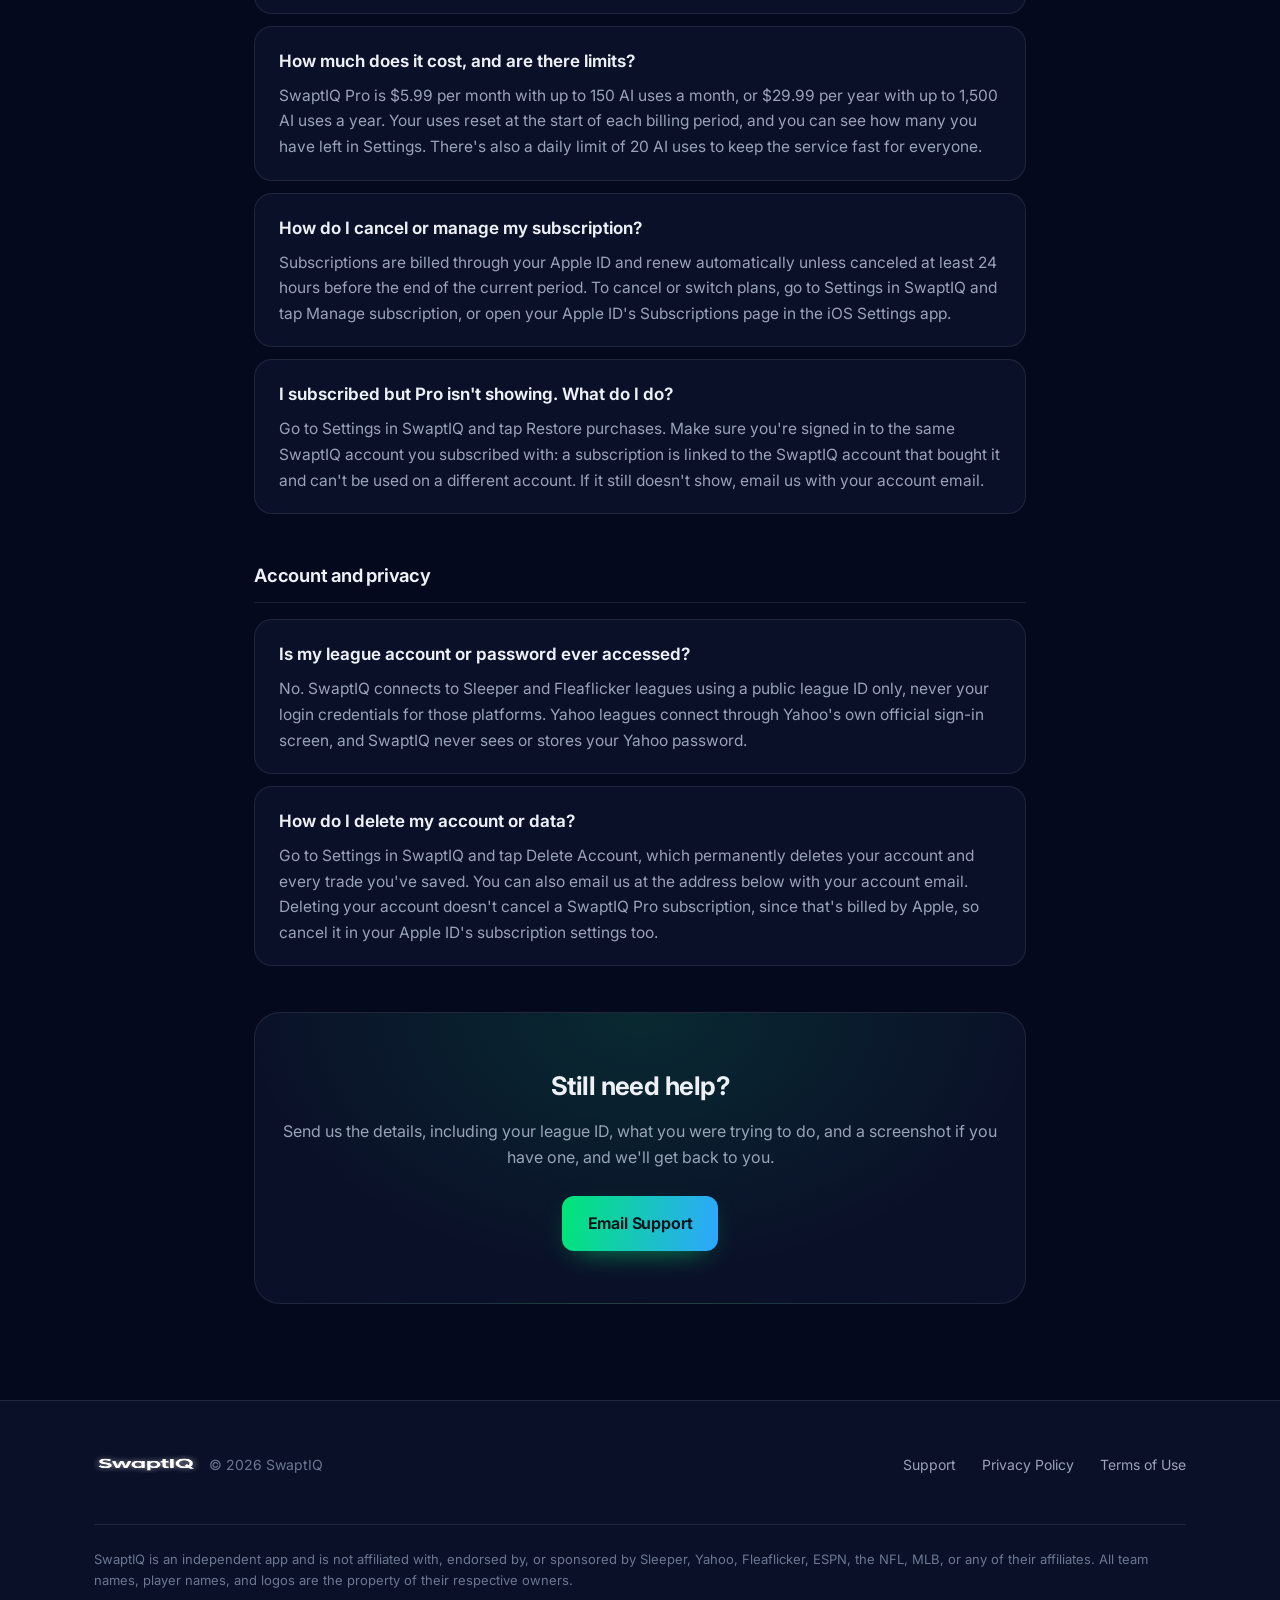
<file: support.html>
<!DOCTYPE html>
<html lang="en">
<head>
<meta charset="UTF-8">
<meta name="viewport" content="width=device-width, initial-scale=1.0">
<title>Support | SwaptIQ</title>
<meta name="description" content="Get help with SwaptIQ: connecting your Sleeper, Yahoo, or Fleaflicker league, league settings, trade values, trade ideas, SwaptIQ Pro and AI analysis, fantasy baseball, and account questions.">
<meta name="theme-color" content="#05091d">
<link rel="canonical" href="https://drewspagna1.github.io/SwaptIQ-Web/support.html">
<meta property="og:type" content="website">
<meta property="og:site_name" content="SwaptIQ">
<meta property="og:title" content="Support | SwaptIQ">
<meta property="og:description" content="Answers to common questions about connecting leagues, trade values, trade ideas, SwaptIQ Pro, and your account.">
<meta property="og:url" content="https://drewspagna1.github.io/SwaptIQ-Web/support.html">
<meta property="og:image" content="https://drewspagna1.github.io/SwaptIQ-Web/assets/og-card.png">
<meta name="twitter:card" content="summary_large_image">
<meta name="twitter:image" content="https://drewspagna1.github.io/SwaptIQ-Web/assets/og-card.png">
<link rel="icon" type="image/png" href="assets/favicon-32.png">
<link rel="apple-touch-icon" href="assets/apple-touch-icon.png">
<link rel="preconnect" href="https://fonts.googleapis.com">
<link rel="preconnect" href="https://fonts.gstatic.com" crossorigin>
<link href="https://fonts.googleapis.com/css2?family=Inter:wght@400;500;600;700;750&display=swap" rel="stylesheet">
<link rel="stylesheet" href="assets/style.css">
</head>
<body class="content-page">

<a class="skip-link" href="#main">Skip to content</a>

<header class="site-header">
  <div class="wrap">
    <a class="brand" href="index.html">
      <img src="assets/logo-700.png" alt="SwaptIQ" width="140" height="24">
    </a>
    <button class="menu-toggle" aria-label="Menu" aria-expanded="false" aria-controls="nav-links">
      <svg class="icon-open" viewBox="0 0 24 24" fill="none" stroke="currentColor" stroke-width="2" stroke-linecap="round" aria-hidden="true"><path d="M4 7h16M4 12h16M4 17h16"/></svg>
      <svg class="icon-close" viewBox="0 0 24 24" fill="none" stroke="currentColor" stroke-width="2" stroke-linecap="round" aria-hidden="true"><path d="M6 6l12 12M18 6L6 18"/></svg>
    </button>
    <nav class="nav-links" id="nav-links">
      <a href="index.html#features">Features</a>
      <a href="index.html#how-it-works">How It Works</a>
      <a href="support.html">Support</a>
      <a href="index.html#download" class="cta">Get the App</a>
    </nav>
  </div>
</header>

<main id="main">
  <section class="page-head">
    <div class="wrap">
      <h1>Support</h1>
      <p>Answers to common questions. Can't find what you need? We're one email away.</p>
    </div>
  </section>

  <div class="legal">

    <div class="faq-group">
      <h2>Connecting your league</h2>

      <div class="faq-item">
        <h3>How do I connect my Sleeper league?</h3>
        <p>Open SwaptIQ, go to add a league, and enter your Sleeper league ID. You can find your league ID in the Sleeper app or on sleeper.com by opening your league and copying the number from the league's URL. Your league must be created in Sleeper first. SwaptIQ reads from it, it doesn't create leagues.</p>
      </div>

      <div class="faq-item">
        <h3>How do I connect my Yahoo league?</h3>
        <p>Open SwaptIQ, go to add a league, and choose Connect Yahoo. You'll sign in through Yahoo's own screen and grant SwaptIQ read-only access, then pick a league from the list. This is available to users in the US and Canada.</p>
      </div>

      <div class="faq-item">
        <h3>How do I connect my Fleaflicker league?</h3>
        <p>Open SwaptIQ, go to add a league, and enter your Fleaflicker league ID. You'll find it in your Fleaflicker league's web address. No login is needed for public leagues.</p>
      </div>

      <div class="faq-item">
        <h3>Which platforms does SwaptIQ support? What about ESPN?</h3>
        <p>SwaptIQ supports Sleeper, Yahoo, and Fleaflicker leagues today for NFL dynasty and redraft. Yahoo league sync is available to users in the US and Canada, and connects through Yahoo's own sign-in, so SwaptIQ never sees your Yahoo password. Sleeper and Fleaflicker connect with a public league ID and no login at all. ESPN support is on the roadmap. Reach out below if you'd like to be notified.</p>
      </div>

      <div class="faq-item">
        <h3>Does SwaptIQ know my league's settings?</h3>
        <p>For Sleeper leagues, yes. SwaptIQ reads whether the league is dynasty or redraft, 1QB or Superflex/2QB, its PPR scoring, TE premium and team count, and values everything to match. Yahoo and Fleaflicker leagues start from standard settings (dynasty, 1QB) with your real team count. On the Leagues tab you can change the league type and QB format for any league, and those settings carry over to trades you send to the trade builder. Keeper leagues are valued like redraft, since most players don't carry over.</p>
      </div>
    </div>

    <div class="faq-group">
      <h2>Values and analysis</h2>

      <div class="faq-item">
        <h3>Where do trade values come from?</h3>
        <p>For football, SwaptIQ uses trusted third-party dynasty value data to price players and picks, adjusted for your league's format (Superflex vs. 1QB, dynasty vs. redraft, TE premium, league size). For baseball, players are priced on a rest-of-season value built from official league statistics. Either way, we show these values directly in the app rather than hiding them behind a proprietary score.</p>
      </div>

      <div class="faq-item">
        <h3>How does the AI trade analysis work?</h3>
        <p>Every trade gets a free verdict computed from the values shown in the app. With SwaptIQ Pro, you can also ask for an AI breakdown: SwaptIQ sends the players, their values and, for trades built from an imported league, both teams' rosters to an AI model, which explains who wins, why, how each side fits its roster and what would even it out. The AI explains SwaptIQ's numbers rather than inventing its own, and it's told not to make up injuries or news. It's an analytical opinion, not a guarantee, and it's meant to inform your decision, not replace your judgment.</p>
      </div>

      <div class="faq-item">
        <h3>Why don't I see a player, or their value looks off?</h3>
        <p>Player data and values refresh periodically rather than in real time, so very recent trades, injuries, or roster moves may take a little while to show up. If a player is missing entirely or a value looks clearly wrong, let us know. We're actively refining data coverage.</p>
      </div>

      <div class="faq-item">
        <h3>What are League Power Rankings, and do they include draft picks?</h3>
        <p>Power Rankings show every team in your league sorted by total roster value, with a breakdown by position, plus two charts: a league-wide value and age landscape, and a by-position view of every team's roster. For Sleeper and Fleaflicker leagues, each team's current and next two years of draft picks are factored into the total and shown as their own column. Draft pick ownership isn't yet available through Yahoo's league data, so Yahoo-imported teams show player values only, without a Pick column.</p>
      </div>

      <div class="faq-item">
        <h3>What are trade ideas?</h3>
        <p>After importing a league, open League insights and pick your team. SwaptIQ finds positions where you're below the league median and suggests trades for players on teams with depth to spare, paid for with one or two of your own spare players and kept within about 12% on value. It prefers deals that also help the other team where they're thin. Trade ideas are free and work without Pro. Draft picks aren't included in ideas yet.</p>
      </div>
    </div>

    <div class="faq-group">
      <h2>Trades and sports</h2>

      <div class="faq-item">
        <h3>Can I evaluate trades with more than two teams?</h3>
        <p>Yes. The multi-team trade tool lets you route players and picks across three or more teams and see how the trade nets out for everyone involved.</p>
      </div>

      <div class="faq-item">
        <h3>Does SwaptIQ do fantasy baseball?</h3>
        <p>Yes. Switch the sport to MLB and you can build and evaluate baseball trades, including multi-team ones, with players priced on rest-of-season value. MLB trades are built by searching for players rather than by importing a league, so any league format works. Because there's no MLB league import yet, MLB trades aren't saved to your trade history.</p>
      </div>
    </div>

    <div class="faq-group">
      <h2>SwaptIQ Pro</h2>

      <div class="faq-item">
        <h3>What does SwaptIQ Pro include?</h3>
        <p>Pro unlocks SwaptIQ's AI features: AI trade breakdowns, the team advisor (contender or rebuild, strengths, holes and next moves), AI commentary and pitches on your trade ideas, and an AI overview of your whole league. Everything else in SwaptIQ, including trade verdicts, league import, power rankings, trade ideas and trade history, stays free.</p>
      </div>

      <div class="faq-item">
        <h3>How much does it cost, and are there limits?</h3>
        <p>SwaptIQ Pro is $5.99 per month with up to 150 AI uses a month, or $29.99 per year with up to 1,500 AI uses a year. Your uses reset at the start of each billing period, and you can see how many you have left in Settings. There's also a daily limit of 20 AI uses to keep the service fast for everyone.</p>
      </div>

      <div class="faq-item">
        <h3>How do I cancel or manage my subscription?</h3>
        <p>Subscriptions are billed through your Apple ID and renew automatically unless canceled at least 24 hours before the end of the current period. To cancel or switch plans, go to Settings in SwaptIQ and tap Manage subscription, or open your Apple ID's Subscriptions page in the iOS Settings app.</p>
      </div>

      <div class="faq-item">
        <h3>I subscribed but Pro isn't showing. What do I do?</h3>
        <p>Go to Settings in SwaptIQ and tap Restore purchases. Make sure you're signed in to the same SwaptIQ account you subscribed with: a subscription is linked to the SwaptIQ account that bought it and can't be used on a different account. If it still doesn't show, email us with your account email.</p>
      </div>
    </div>

    <div class="faq-group">
      <h2>Account and privacy</h2>

      <div class="faq-item">
        <h3>Is my league account or password ever accessed?</h3>
        <p>No. SwaptIQ connects to Sleeper and Fleaflicker leagues using a public league ID only, never your login credentials for those platforms. Yahoo leagues connect through Yahoo's own official sign-in screen, and SwaptIQ never sees or stores your Yahoo password.</p>
      </div>

      <div class="faq-item">
        <h3>How do I delete my account or data?</h3>
        <p>Go to Settings in SwaptIQ and tap Delete Account, which permanently deletes your account and every trade you've saved. You can also email us at the address below with your account email. Deleting your account doesn't cancel a SwaptIQ Pro subscription, since that's billed by Apple, so cancel it in your Apple ID's subscription settings too.</p>
      </div>
    </div>

    <div class="contact-card">
      <h2>Still need help?</h2>
      <p>Send us the details, including your league ID, what you were trying to do, and a screenshot if you have one, and we'll get back to you.</p>
      <div class="btn-row">
        <a href="mailto:swaptiq.support@gmail.com" class="btn btn-primary">Email Support</a>
      </div>
    </div>

  </div>
</main>

<footer class="site-footer">
  <div class="wrap">
    <div class="footer-brand">
      <img src="assets/logo-700.png" alt="SwaptIQ" width="105" height="18">
      <span>© <span id="year"></span> SwaptIQ</span>
    </div>
    <div class="footer-links">
      <a href="support.html">Support</a>
      <a href="privacy.html">Privacy Policy</a>
      <a href="terms.html">Terms of Use</a>
    </div>
    <p class="footer-copy">SwaptIQ is an independent app and is not affiliated with, endorsed by, or sponsored by Sleeper, Yahoo, Fleaflicker, ESPN, the NFL, MLB, or any of their affiliates. All team names, player names, and logos are the property of their respective owners.</p>
  </div>
</footer>

<script>
  document.getElementById('year').textContent = new Date().getFullYear();
  (function () {
    var toggle = document.querySelector('.menu-toggle');
    var nav = document.getElementById('nav-links');
    if (toggle && nav) {
      toggle.addEventListener('click', function () {
        var open = nav.classList.toggle('is-open');
        toggle.setAttribute('aria-expanded', open ? 'true' : 'false');
      });
      nav.addEventListener('click', function (e) {
        if (e.target.tagName === 'A') {
          nav.classList.remove('is-open');
          toggle.setAttribute('aria-expanded', 'false');
        }
      });
    }
    var header = document.querySelector('.site-header');
    if (header) {
      var onScroll = function () { header.classList.toggle('is-stuck', window.scrollY > 8); };
      onScroll();
      window.addEventListener('scroll', onScroll, { passive: true });
    }
  })();
</script>
</body>
</html>
</file>
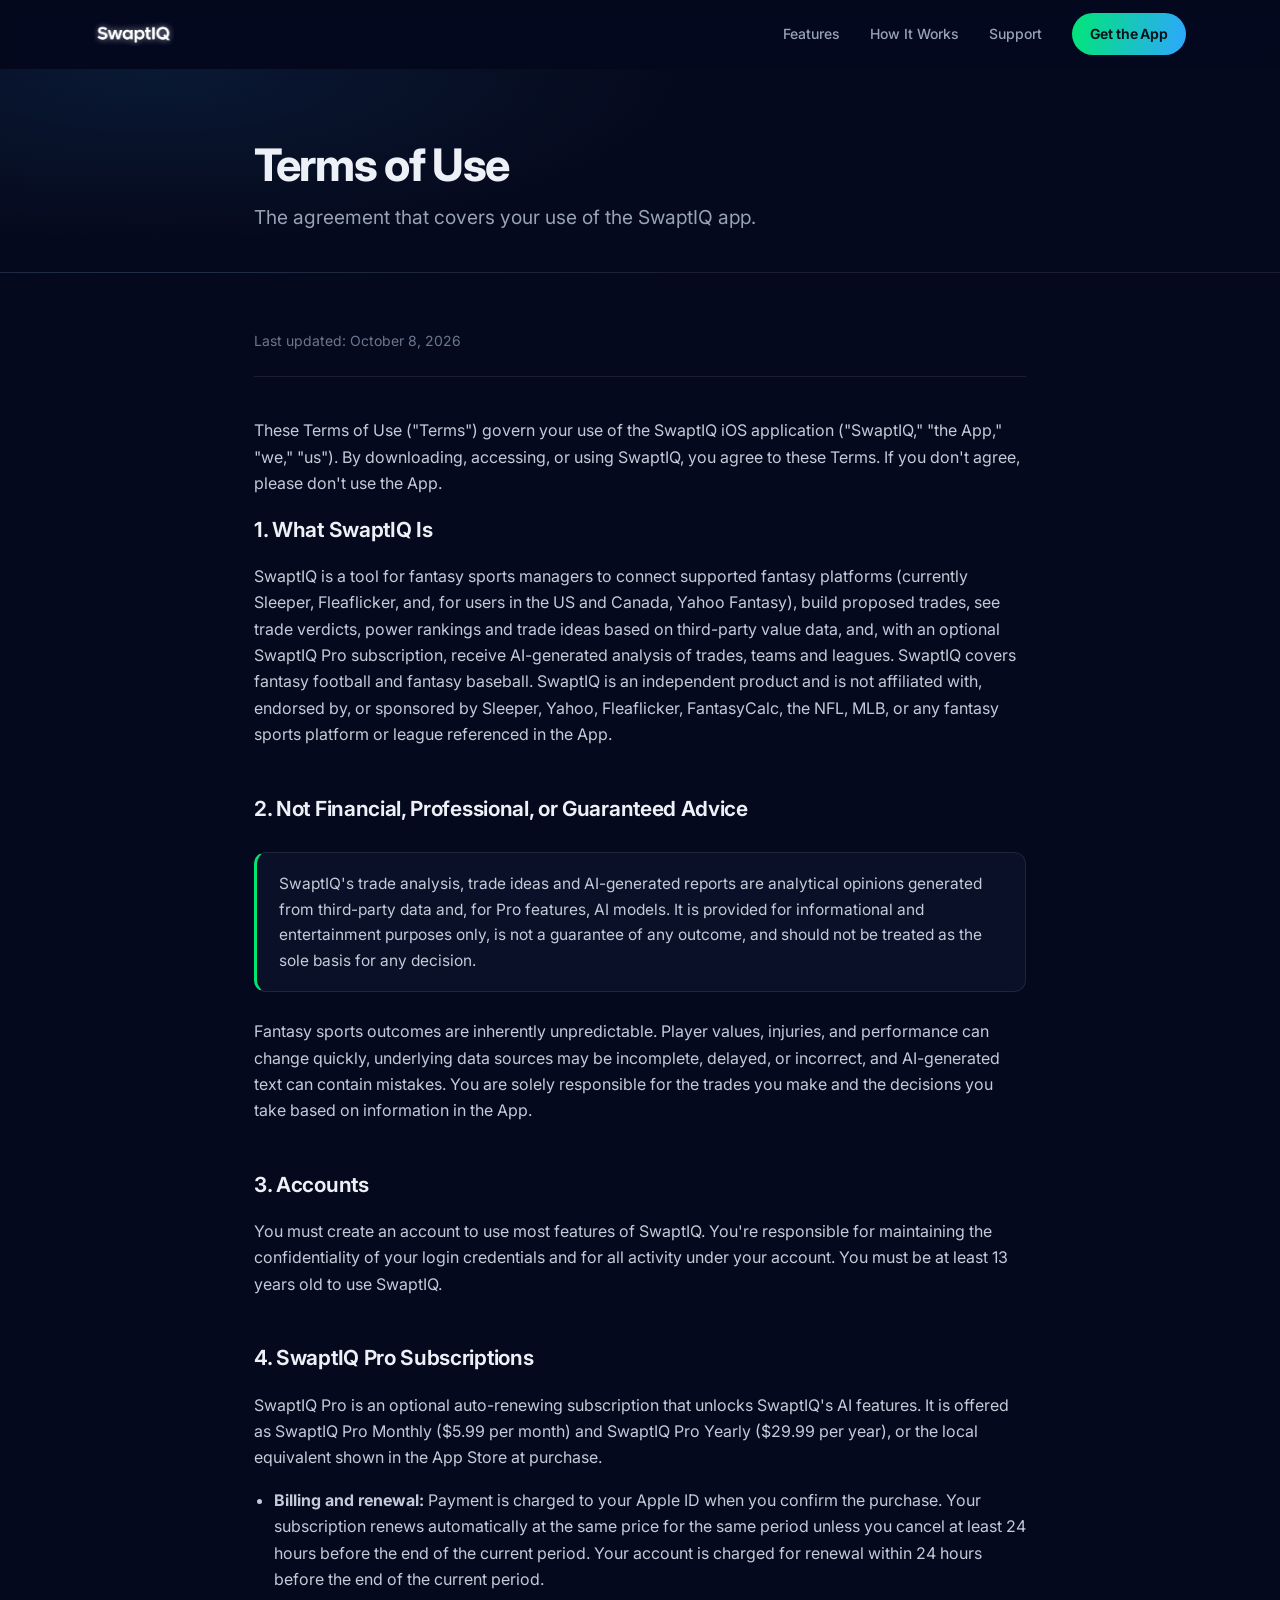
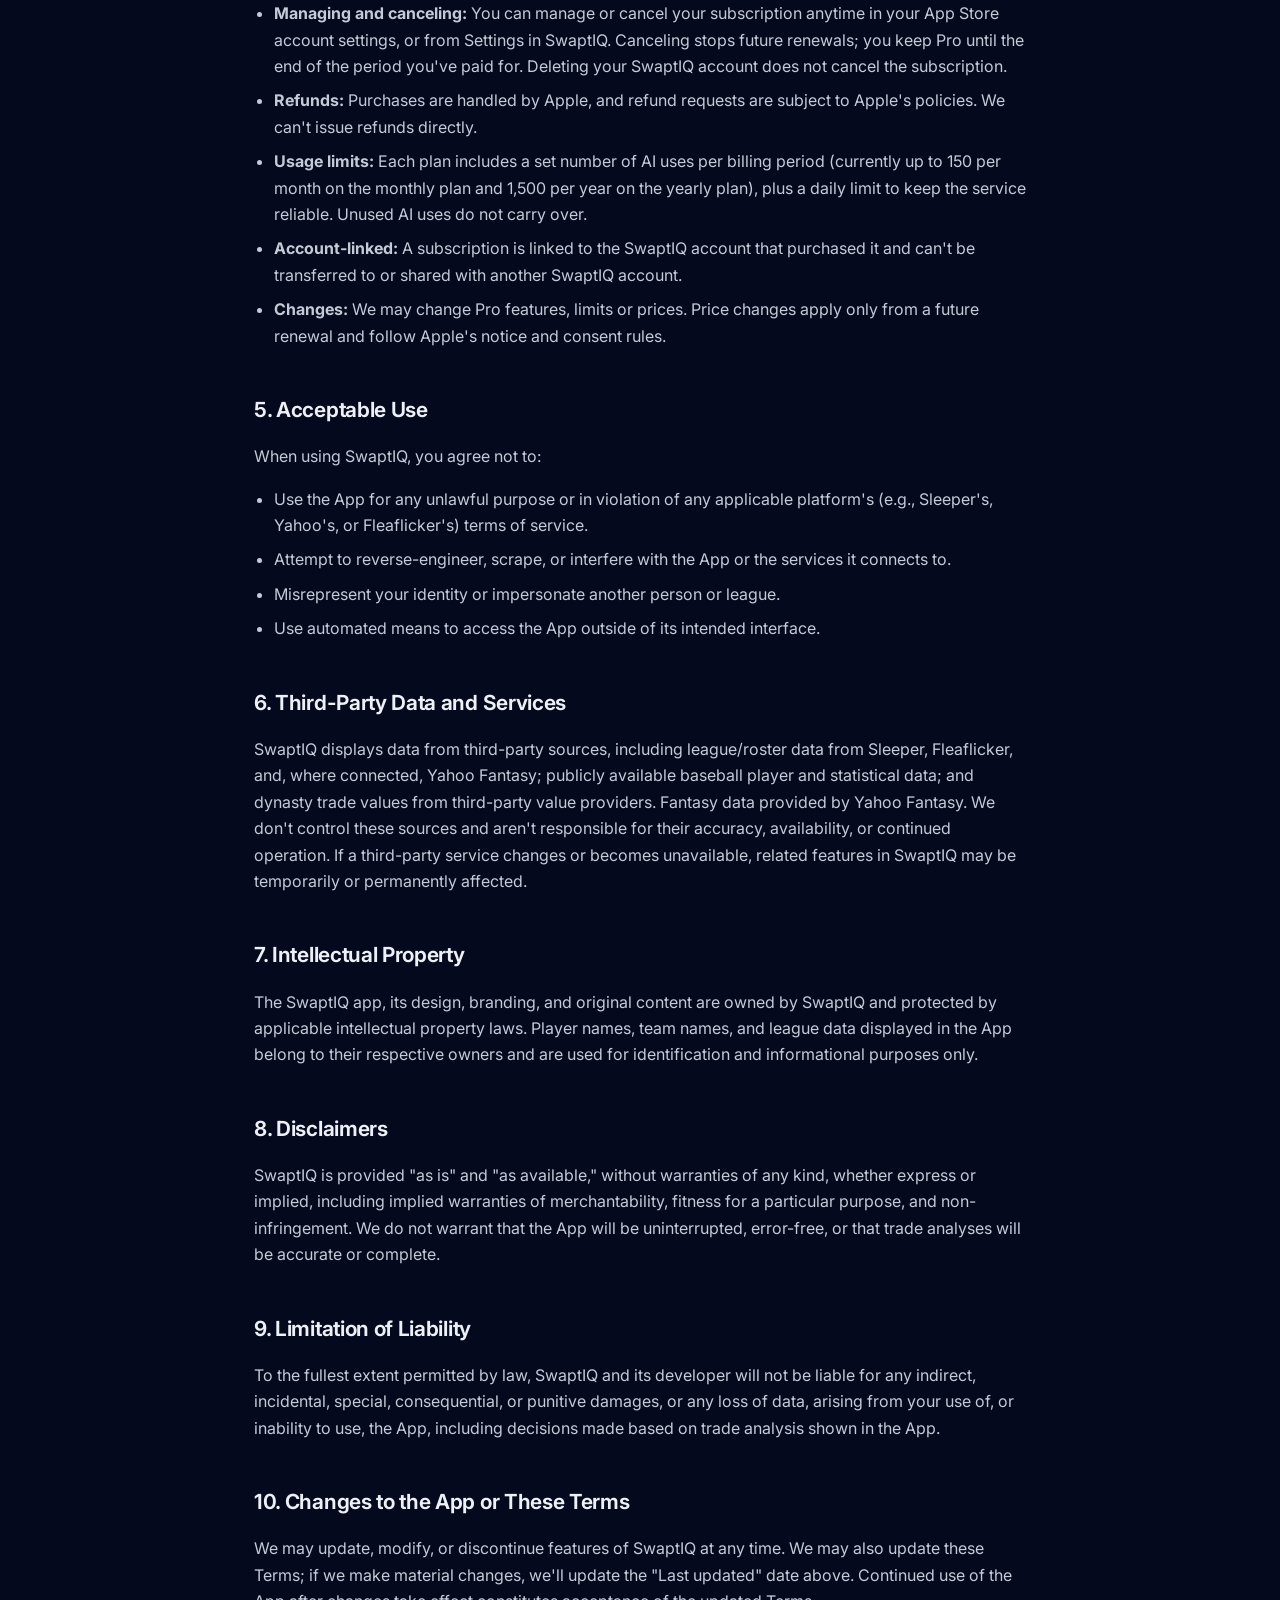
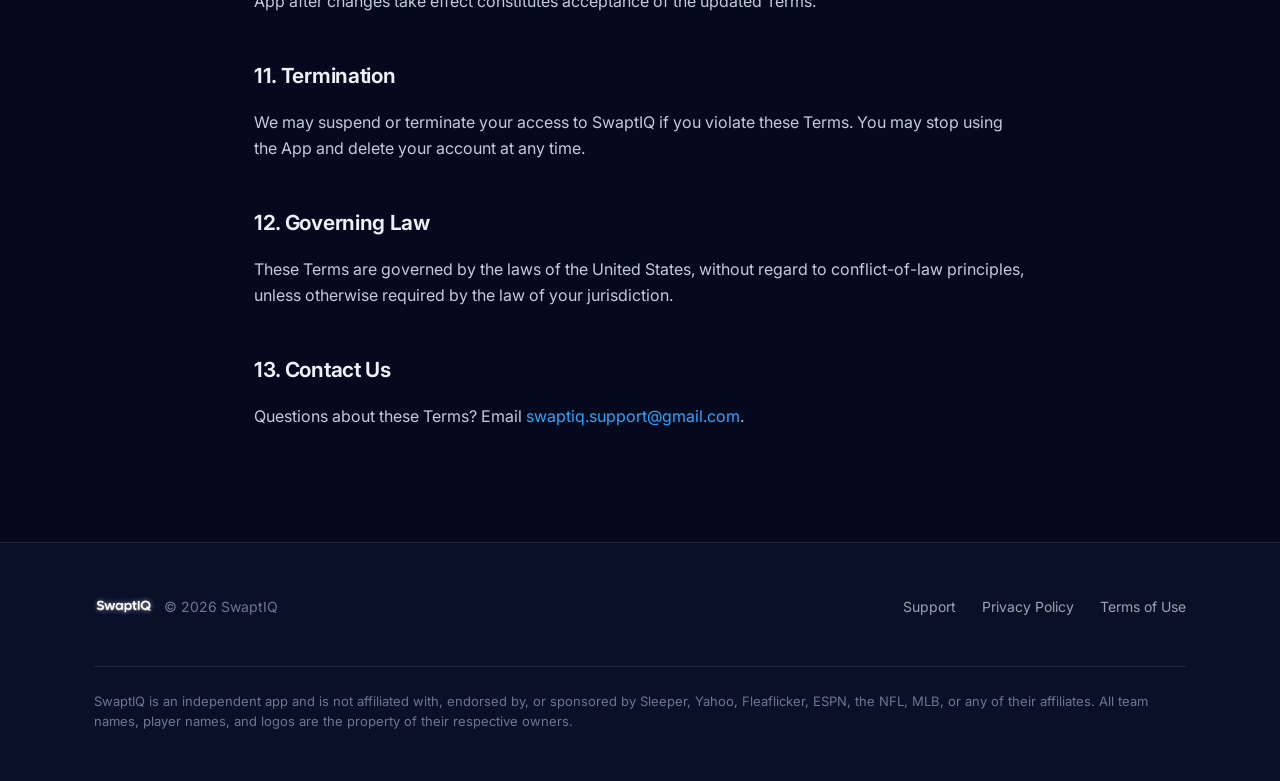
<file: terms.html>
<!DOCTYPE html>
<html lang="en">
<head>
<meta charset="UTF-8">
<meta name="viewport" content="width=device-width, initial-scale=1.0">
<title>Terms of Use | SwaptIQ</title>
<meta name="description" content="Terms of Use for the SwaptIQ app.">
<link rel="icon" type="image/png" href="assets/favicon-32.png">
<link rel="apple-touch-icon" href="assets/apple-touch-icon.png">
<meta name="theme-color" content="#05091d">
<link rel="canonical" href="https://drewspagna1.github.io/SwaptIQ-Web/terms.html">
<meta property="og:type" content="website">
<meta property="og:site_name" content="SwaptIQ">
<meta property="og:title" content="Terms of Use | SwaptIQ">
<meta property="og:description" content="The terms that govern your use of the SwaptIQ app.">
<meta property="og:url" content="https://drewspagna1.github.io/SwaptIQ-Web/terms.html">
<meta property="og:image" content="https://drewspagna1.github.io/SwaptIQ-Web/assets/og-card.png">
<meta name="twitter:card" content="summary_large_image">
<meta name="twitter:image" content="https://drewspagna1.github.io/SwaptIQ-Web/assets/og-card.png">
<link rel="preconnect" href="https://fonts.googleapis.com">
<link rel="preconnect" href="https://fonts.gstatic.com" crossorigin>
<link href="https://fonts.googleapis.com/css2?family=Inter:wght@400;500;600;700;750&display=swap" rel="stylesheet">
<link rel="stylesheet" href="assets/style.css">
</head>
<body class="content-page">

<a class="skip-link" href="#main">Skip to content</a>

<header class="site-header">
  <div class="wrap">
    <a class="brand" href="index.html">
      <img src="assets/logo-700.png" alt="SwaptIQ" width="140" height="24">
    </a>
    <button class="menu-toggle" aria-label="Menu" aria-expanded="false" aria-controls="nav-links">
      <svg class="icon-open" viewBox="0 0 24 24" fill="none" stroke="currentColor" stroke-width="2" stroke-linecap="round" aria-hidden="true"><path d="M4 7h16M4 12h16M4 17h16"/></svg>
      <svg class="icon-close" viewBox="0 0 24 24" fill="none" stroke="currentColor" stroke-width="2" stroke-linecap="round" aria-hidden="true"><path d="M6 6l12 12M18 6L6 18"/></svg>
    </button>
    <nav class="nav-links" id="nav-links">
      <a href="index.html#features">Features</a>
      <a href="index.html#how-it-works">How It Works</a>
      <a href="support.html">Support</a>
      <a href="index.html#download" class="cta">Get the App</a>
    </nav>
  </div>
</header>

<main id="main">
  <section class="page-head">
    <div class="wrap">
      <h1>Terms of Use</h1>
      <p>The agreement that covers your use of the SwaptIQ app.</p>
    </div>
  </section>

  <div class="legal">
    <p class="updated">Last updated: October 8, 2026</p>

    <p>These Terms of Use ("Terms") govern your use of the SwaptIQ iOS application ("SwaptIQ," "the App," "we," "us"). By downloading, accessing, or using SwaptIQ, you agree to these Terms. If you don't agree, please don't use the App.</p>

    <h2>1. What SwaptIQ Is</h2>
    <p>SwaptIQ is a tool for fantasy sports managers to connect supported fantasy platforms (currently Sleeper, Fleaflicker, and, for users in the US and Canada, Yahoo Fantasy), build proposed trades, see trade verdicts, power rankings and trade ideas based on third-party value data, and, with an optional SwaptIQ Pro subscription, receive AI-generated analysis of trades, teams and leagues. SwaptIQ covers fantasy football and fantasy baseball. SwaptIQ is an independent product and is not affiliated with, endorsed by, or sponsored by Sleeper, Yahoo, Fleaflicker, FantasyCalc, the NFL, MLB, or any fantasy sports platform or league referenced in the App.</p>

    <h2>2. Not Financial, Professional, or Guaranteed Advice</h2>
    <div class="callout">
      SwaptIQ's trade analysis, trade ideas and AI-generated reports are analytical opinions generated from third-party data and, for Pro features, AI models. It is provided for informational and entertainment purposes only, is not a guarantee of any outcome, and should not be treated as the sole basis for any decision.
    </div>
    <p>Fantasy sports outcomes are inherently unpredictable. Player values, injuries, and performance can change quickly, underlying data sources may be incomplete, delayed, or incorrect, and AI-generated text can contain mistakes. You are solely responsible for the trades you make and the decisions you take based on information in the App.</p>

    <h2>3. Accounts</h2>
    <p>You must create an account to use most features of SwaptIQ. You're responsible for maintaining the confidentiality of your login credentials and for all activity under your account. You must be at least 13 years old to use SwaptIQ.</p>

    <h2>4. SwaptIQ Pro Subscriptions</h2>
    <p>SwaptIQ Pro is an optional auto-renewing subscription that unlocks SwaptIQ's AI features. It is offered as SwaptIQ Pro Monthly ($5.99 per month) and SwaptIQ Pro Yearly ($29.99 per year), or the local equivalent shown in the App Store at purchase.</p>
    <ul>
      <li><strong>Billing and renewal:</strong> Payment is charged to your Apple ID when you confirm the purchase. Your subscription renews automatically at the same price for the same period unless you cancel at least 24 hours before the end of the current period. Your account is charged for renewal within 24 hours before the end of the current period.</li>
      <li><strong>Managing and canceling:</strong> You can manage or cancel your subscription anytime in your App Store account settings, or from Settings in SwaptIQ. Canceling stops future renewals; you keep Pro until the end of the period you've paid for. Deleting your SwaptIQ account does not cancel the subscription.</li>
      <li><strong>Refunds:</strong> Purchases are handled by Apple, and refund requests are subject to Apple's policies. We can't issue refunds directly.</li>
      <li><strong>Usage limits:</strong> Each plan includes a set number of AI uses per billing period (currently up to 150 per month on the monthly plan and 1,500 per year on the yearly plan), plus a daily limit to keep the service reliable. Unused AI uses do not carry over.</li>
      <li><strong>Account-linked:</strong> A subscription is linked to the SwaptIQ account that purchased it and can't be transferred to or shared with another SwaptIQ account.</li>
      <li><strong>Changes:</strong> We may change Pro features, limits or prices. Price changes apply only from a future renewal and follow Apple's notice and consent rules.</li>
    </ul>

    <h2>5. Acceptable Use</h2>
    <p>When using SwaptIQ, you agree not to:</p>
    <ul>
      <li>Use the App for any unlawful purpose or in violation of any applicable platform's (e.g., Sleeper's, Yahoo's, or Fleaflicker's) terms of service.</li>
      <li>Attempt to reverse-engineer, scrape, or interfere with the App or the services it connects to.</li>
      <li>Misrepresent your identity or impersonate another person or league.</li>
      <li>Use automated means to access the App outside of its intended interface.</li>
    </ul>

    <h2>6. Third-Party Data and Services</h2>
    <p>SwaptIQ displays data from third-party sources, including league/roster data from Sleeper, Fleaflicker, and, where connected, Yahoo Fantasy; publicly available baseball player and statistical data; and dynasty trade values from third-party value providers. Fantasy data provided by Yahoo Fantasy. We don't control these sources and aren't responsible for their accuracy, availability, or continued operation. If a third-party service changes or becomes unavailable, related features in SwaptIQ may be temporarily or permanently affected.</p>

    <h2>7. Intellectual Property</h2>
    <p>The SwaptIQ app, its design, branding, and original content are owned by SwaptIQ and protected by applicable intellectual property laws. Player names, team names, and league data displayed in the App belong to their respective owners and are used for identification and informational purposes only.</p>

    <h2>8. Disclaimers</h2>
    <p>SwaptIQ is provided "as is" and "as available," without warranties of any kind, whether express or implied, including implied warranties of merchantability, fitness for a particular purpose, and non-infringement. We do not warrant that the App will be uninterrupted, error-free, or that trade analyses will be accurate or complete.</p>

    <h2>9. Limitation of Liability</h2>
    <p>To the fullest extent permitted by law, SwaptIQ and its developer will not be liable for any indirect, incidental, special, consequential, or punitive damages, or any loss of data, arising from your use of, or inability to use, the App, including decisions made based on trade analysis shown in the App.</p>

    <h2>10. Changes to the App or These Terms</h2>
    <p>We may update, modify, or discontinue features of SwaptIQ at any time. We may also update these Terms; if we make material changes, we'll update the "Last updated" date above. Continued use of the App after changes take effect constitutes acceptance of the updated Terms.</p>

    <h2>11. Termination</h2>
    <p>We may suspend or terminate your access to SwaptIQ if you violate these Terms. You may stop using the App and delete your account at any time.</p>

    <h2>12. Governing Law</h2>
    <p>These Terms are governed by the laws of the United States, without regard to conflict-of-law principles, unless otherwise required by the law of your jurisdiction.</p>

    <h2>13. Contact Us</h2>
    <p>Questions about these Terms? Email <a href="mailto:swaptiq.support@gmail.com">swaptiq.support@gmail.com</a>.</p>
  </div>
</main>

<footer class="site-footer">
  <div class="wrap">
    <div class="footer-brand">
      <img src="assets/logo-700.png" alt="SwaptIQ">
      <span>© <span id="year"></span> SwaptIQ</span>
    </div>
    <div class="footer-links">
      <a href="support.html">Support</a>
      <a href="privacy.html">Privacy Policy</a>
      <a href="terms.html">Terms of Use</a>
    </div>
    <p class="footer-copy">SwaptIQ is an independent app and is not affiliated with, endorsed by, or sponsored by Sleeper, Yahoo, Fleaflicker, ESPN, the NFL, MLB, or any of their affiliates. All team names, player names, and logos are the property of their respective owners.</p>
  </div>
</footer>

<script>
  document.getElementById('year').textContent = new Date().getFullYear();
  (function () {
    var toggle = document.querySelector('.menu-toggle');
    var nav = document.getElementById('nav-links');
    if (toggle && nav) {
      toggle.addEventListener('click', function () {
        var open = nav.classList.toggle('is-open');
        toggle.setAttribute('aria-expanded', open ? 'true' : 'false');
      });
      nav.addEventListener('click', function (e) {
        if (e.target.tagName === 'A') {
          nav.classList.remove('is-open');
          toggle.setAttribute('aria-expanded', 'false');
        }
      });
    }
    var header = document.querySelector('.site-header');
    if (header) {
      var onScroll = function () { header.classList.toggle('is-stuck', window.scrollY > 8); };
      onScroll();
      window.addEventListener('scroll', onScroll, { passive: true });
    }
  })();
</script>
</body>
</html>
</file>
<file: assets/style.css>
/* SwaptIQ — shared site theme
   Palette pulled from Swaptiq/Views/BrandTheme.swift:
   brandInk #05091D, brandGreen #00E676, brandCyan #2EA6FF
   Dark-only, matching the app (UIUserInterfaceStyle: Dark). */

:root {
  /* Surfaces */
  --ink: #05091d;
  --ink-2: #0a1028;
  --ink-3: #101832;
  --ink-4: #16203f;

  /* Lines */
  --line: rgba(255, 255, 255, 0.09);
  --line-strong: rgba(255, 255, 255, 0.17);

  /* Text */
  --text: #edf1f7;
  --text-dim: #98a3b8;
  --text-mute: #6b7791;

  /* Accents */
  --green: #00e676;
  --cyan: #2ea6ff;
  --loss: #ff5c5c;
  --accent-grad: linear-gradient(100deg, var(--green), var(--cyan));

  /* Type */
  --font: "Inter", -apple-system, BlinkMacSystemFont, "Segoe UI", Roboto, Helvetica, Arial, sans-serif;
  --fs-display: clamp(2.4rem, 1.4rem + 3.4vw, 4rem);
  --fs-h2: clamp(1.75rem, 1.25rem + 1.6vw, 2.5rem);
  --fs-h3: 1.0625rem;
  --fs-lead: clamp(1.05rem, 0.98rem + 0.35vw, 1.2rem);
  --fs-body: 0.9688rem;
  --fs-small: 0.875rem;
  --fs-micro: 0.8125rem;

  /* Space */
  --sp-section: clamp(72px, 8vw, 116px);
  --gap: 20px;

  /* Shape */
  --radius: 18px;
  --radius-sm: 12px;
  --radius-lg: 26px;
  --max: 1140px;

  /* Depth */
  --shadow-sm: 0 1px 2px rgba(0, 0, 0, 0.4);
  --shadow-md: 0 18px 40px -20px rgba(0, 0, 0, 0.9);
  --shadow-lg: 0 40px 90px -30px rgba(0, 0, 0, 0.95);
}

* { box-sizing: border-box; }

html {
  scroll-behavior: smooth;
  scroll-padding-top: 88px;
  -webkit-text-size-adjust: 100%;
}

body {
  margin: 0;
  background: var(--ink);
  color: var(--text);
  font-family: var(--font);
  font-size: var(--fs-body);
  line-height: 1.65;
  -webkit-font-smoothing: antialiased;
  -moz-osx-font-smoothing: grayscale;
  overflow-x: hidden;
}

img { max-width: 100%; height: auto; display: block; }

a { color: var(--cyan); text-decoration: none; }
a:hover { text-decoration: underline; }

:focus-visible {
  outline: 2px solid var(--cyan);
  outline-offset: 3px;
  border-radius: 6px;
}

h1, h2, h3 { text-wrap: balance; }
p { text-wrap: pretty; }

.wrap {
  max-width: var(--max);
  margin: 0 auto;
  padding: 0 24px;
}

.wrap-narrow { max-width: 820px; }

.gradient-text {
  background: var(--accent-grad);
  -webkit-background-clip: text;
  background-clip: text;
  color: transparent;
}

.skip-link {
  position: absolute;
  left: -9999px;
  top: 0;
  background: var(--ink-3);
  color: var(--text);
  padding: 12px 18px;
  border-radius: 0 0 var(--radius-sm) 0;
  z-index: 100;
}
.skip-link:focus { left: 0; }

/* ---------- Header ---------- */

.site-header {
  position: sticky;
  top: 0;
  z-index: 40;
  background: rgba(5, 9, 29, 0.72);
  backdrop-filter: saturate(160%) blur(14px);
  -webkit-backdrop-filter: saturate(160%) blur(14px);
  border-bottom: 1px solid transparent;
  transition: border-color 0.2s ease, background 0.2s ease;
}

.site-header.is-stuck {
  border-bottom-color: var(--line);
  background: rgba(5, 9, 29, 0.9);
}

.site-header .wrap {
  display: flex;
  align-items: center;
  justify-content: space-between;
  height: 68px;
  gap: 16px;
}

.brand { display: flex; align-items: center; gap: 10px; }
.brand img { height: 24px; width: auto; }
.brand:hover { text-decoration: none; }

.nav-links {
  display: flex;
  align-items: center;
  gap: 30px;
}

.nav-links a {
  color: var(--text-dim);
  font-size: var(--fs-small);
  font-weight: 500;
  transition: color 0.15s ease;
}

.nav-links a:hover { color: var(--text); text-decoration: none; }

.nav-links a.cta {
  color: #04121a;
  background: var(--accent-grad);
  padding: 9px 18px;
  border-radius: 999px;
  font-weight: 650;
  letter-spacing: -0.01em;
  transition: transform 0.15s ease, box-shadow 0.15s ease;
}
.nav-links a.cta:hover {
  text-decoration: none;
  transform: translateY(-1px);
  box-shadow: 0 8px 22px -10px rgba(0, 230, 118, 0.7);
}

.menu-toggle {
  display: none;
  width: 42px;
  height: 42px;
  align-items: center;
  justify-content: center;
  background: transparent;
  border: 1px solid var(--line);
  border-radius: var(--radius-sm);
  color: var(--text);
  cursor: pointer;
  padding: 0;
}
.menu-toggle svg { width: 20px; height: 20px; }
.menu-toggle .icon-close { display: none; }
.menu-toggle[aria-expanded="true"] .icon-close { display: block; }
.menu-toggle[aria-expanded="true"] .icon-open { display: none; }

/* ---------- Buttons ---------- */

.btn-row {
  display: flex;
  gap: 14px;
  flex-wrap: wrap;
  margin-bottom: 22px;
}

.hero .btn-row, .cta-band .btn-row { justify-content: center; }

.btn {
  display: inline-flex;
  align-items: center;
  justify-content: center;
  gap: 9px;
  padding: 14px 26px;
  border-radius: var(--radius-sm);
  font-weight: 650;
  font-size: 1rem;
  letter-spacing: -0.01em;
  transition: transform 0.15s ease, box-shadow 0.15s ease, border-color 0.15s ease, background 0.15s ease;
}

.btn-primary {
  background: var(--accent-grad);
  color: #04121a;
  box-shadow: 0 10px 30px -14px rgba(0, 230, 118, 0.75);
}
.btn-primary:hover {
  text-decoration: none;
  transform: translateY(-2px);
  box-shadow: 0 16px 38px -14px rgba(0, 230, 118, 0.85);
}

.btn-secondary {
  background: rgba(255, 255, 255, 0.03);
  color: var(--text);
  border: 1px solid var(--line-strong);
}
.btn-secondary:hover {
  text-decoration: none;
  border-color: var(--cyan);
  background: rgba(46, 166, 255, 0.08);
  transform: translateY(-2px);
}

/* App Store style badge button */
.btn-store {
  display: inline-flex;
  align-items: center;
  gap: 12px;
  padding: 11px 22px;
  border-radius: 14px;
  background: #000;
  border: 1px solid rgba(255, 255, 255, 0.28);
  color: #fff;
  line-height: 1.15;
  transition: transform 0.15s ease, border-color 0.15s ease;
}
.btn-store:hover {
  text-decoration: none;
  transform: translateY(-2px);
  border-color: rgba(255, 255, 255, 0.55);
}
.btn-store svg { width: 26px; height: 26px; flex: none; }
.btn-store .store-lines { display: flex; flex-direction: column; align-items: flex-start; }
.btn-store .store-sm {
  font-size: 0.6875rem;
  letter-spacing: 0.02em;
  color: rgba(255, 255, 255, 0.82);
}
.btn-store .store-lg {
  font-size: 1.2rem;
  font-weight: 600;
  letter-spacing: -0.01em;
}

/* ---------- Hero ---------- */

.hero {
  position: relative;
  padding: clamp(56px, 7vw, 96px) 0 clamp(56px, 7vw, 88px);
  overflow: hidden;
  isolation: isolate;
}

.hero::before {
  content: "";
  position: absolute;
  inset: -20% -10% auto -10%;
  height: 720px;
  z-index: -2;
  background:
    radial-gradient(46% 52% at 22% 18%, rgba(0, 230, 118, 0.16) 0%, rgba(0, 230, 118, 0) 68%),
    radial-gradient(48% 55% at 82% 8%, rgba(46, 166, 255, 0.16) 0%, rgba(46, 166, 255, 0) 70%);
  filter: blur(6px);
}

.hero::after {
  content: "";
  position: absolute;
  inset: 0;
  z-index: -1;
  background-image:
    linear-gradient(to right, rgba(255, 255, 255, 0.028) 1px, transparent 1px),
    linear-gradient(to bottom, rgba(255, 255, 255, 0.028) 1px, transparent 1px);
  background-size: 68px 68px;
  mask-image: radial-gradient(72% 62% at 50% 22%, #000 0%, transparent 78%);
  -webkit-mask-image: radial-gradient(72% 62% at 50% 22%, #000 0%, transparent 78%);
}

.hero-grid {
  display: grid;
  grid-template-columns: minmax(0, 1.05fr) minmax(0, 0.75fr);
  gap: clamp(32px, 5vw, 72px);
  align-items: center;
}

.hero-copy { max-width: 620px; }

.eyebrow {
  display: inline-flex;
  align-items: center;
  gap: 8px;
  font-size: var(--fs-micro);
  font-weight: 600;
  letter-spacing: 0.06em;
  text-transform: uppercase;
  color: var(--green);
  border: 1px solid rgba(0, 230, 118, 0.3);
  background: rgba(0, 230, 118, 0.07);
  padding: 6px 14px;
  border-radius: 999px;
  margin-bottom: 22px;
}

.eyebrow .dot {
  width: 6px;
  height: 6px;
  border-radius: 50%;
  background: var(--green);
  box-shadow: 0 0 0 3px rgba(0, 230, 118, 0.18);
}

.hero h1 {
  font-size: var(--fs-display);
  line-height: 1.04;
  font-weight: 750;
  margin: 0 0 20px;
  letter-spacing: -0.032em;
}

.hero p.sub {
  font-size: var(--fs-lead);
  color: var(--text-dim);
  max-width: 560px;
  margin: 0 0 32px;
}

.hero .btn-row { justify-content: flex-start; }

.hero-note {
  color: var(--text-mute);
  font-size: var(--fs-small);
  margin: 0;
}

/* Device frame */
.device {
  position: relative;
  width: min(320px, 100%);
  margin-inline: auto;
  border-radius: 42px;
  padding: 9px;
  background: linear-gradient(160deg, #2b3550, #0c1225 45%, #232c45);
  box-shadow: var(--shadow-lg), 0 0 0 1px rgba(255, 255, 255, 0.08);
}

.device::before {
  content: "";
  position: absolute;
  top: 20px;
  left: 50%;
  transform: translateX(-50%);
  width: 88px;
  height: 22px;
  border-radius: 999px;
  background: #05070f;
  z-index: 2;
}

.device img {
  border-radius: 34px;
  width: 100%;
  display: block;
}

.device-glow {
  position: relative;
}
.device-glow::after {
  content: "";
  position: absolute;
  inset: 12% -14% -8% -14%;
  z-index: -1;
  background: radial-gradient(50% 50% at 50% 50%, rgba(46, 166, 255, 0.22), transparent 72%);
  filter: blur(30px);
}

/* ---------- Trust band ---------- */

.trust {
  border-top: 1px solid var(--line);
  border-bottom: 1px solid var(--line);
  background: var(--ink-2);
}

.trust .wrap {
  display: flex;
  align-items: center;
  gap: 14px 40px;
  flex-wrap: wrap;
  justify-content: center;
  text-align: center;
  padding-block: 20px;
}

.trust-item {
  color: var(--text-dim);
  font-size: var(--fs-small);
  display: flex;
  align-items: center;
  gap: 9px;
}

.trust-item strong { color: var(--text); font-weight: 600; }

.trust-item svg {
  width: 17px;
  height: 17px;
  color: var(--green);
  flex: none;
}

/* ---------- Sections ---------- */

section { padding: var(--sp-section) 0; }

.section-alt {
  background: var(--ink-2);
  border-top: 1px solid var(--line);
  border-bottom: 1px solid var(--line);
}

.section-head {
  text-align: center;
  max-width: 660px;
  margin: 0 auto clamp(40px, 5vw, 60px);
}

.section-label {
  display: block;
  font-size: var(--fs-micro);
  font-weight: 600;
  letter-spacing: 0.14em;
  text-transform: uppercase;
  color: var(--cyan);
  margin-bottom: 14px;
}

.section-head h2 {
  font-size: var(--fs-h2);
  margin: 0 0 14px;
  font-weight: 750;
  letter-spacing: -0.025em;
  line-height: 1.12;
}

.section-head p {
  color: var(--text-dim);
  margin: 0;
  font-size: var(--fs-lead);
}

/* ---------- Feature grid ---------- */

.feature-grid {
  display: grid;
  grid-template-columns: repeat(3, minmax(0, 1fr));
  gap: var(--gap);
}

.card {
  position: relative;
  background: var(--ink-2);
  border: 1px solid var(--line);
  border-radius: var(--radius);
  padding: 28px;
  transition: transform 0.2s ease, border-color 0.2s ease, background 0.2s ease;
}

.section-alt .card { background: var(--ink-3); }

.card:hover {
  transform: translateY(-3px);
  border-color: var(--line-strong);
  background: var(--ink-3);
}

.card .icon {
  width: 42px;
  height: 42px;
  border-radius: var(--radius-sm);
  display: flex;
  align-items: center;
  justify-content: center;
  margin-bottom: 18px;
  background: linear-gradient(140deg, rgba(0, 230, 118, 0.14), rgba(46, 166, 255, 0.14));
  border: 1px solid rgba(255, 255, 255, 0.08);
  color: var(--green);
}

.card .icon svg { width: 21px; height: 21px; }
.card:nth-child(even) .icon { color: var(--cyan); }

.card h3 {
  margin: 0 0 9px;
  font-size: var(--fs-h3);
  font-weight: 650;
  letter-spacing: -0.012em;
}

.card p {
  margin: 0;
  color: var(--text-dim);
  font-size: var(--fs-body);
}

/* Spans */
.card.span-2 { grid-column: span 2; }
.card.span-3 { grid-column: span 3; }

/* Featured card: copy left, art right */
.card.featured {
  display: grid;
  grid-template-columns: minmax(0, 1fr) minmax(0, 0.85fr);
  gap: 26px;
  align-items: center;
  overflow: hidden;
  background:
    radial-gradient(90% 120% at 100% 0%, rgba(46, 166, 255, 0.11), transparent 62%),
    var(--ink-2);
}
.section-alt .card.featured { background: radial-gradient(90% 120% at 100% 0%, rgba(46, 166, 255, 0.11), transparent 62%), var(--ink-3); }

.card.featured h3 { font-size: 1.25rem; }

.card-art {
  border-radius: var(--radius-sm);
  overflow: hidden;
  border: 1px solid var(--line);
  box-shadow: var(--shadow-md);
  aspect-ratio: 16 / 11;
  background: var(--ink);
}
.card-art img {
  width: 100%;
  height: 100%;
  object-fit: cover;
  object-position: top center;
}

/* Full-width sport card */
.card.sport {
  display: flex;
  align-items: center;
  gap: 26px;
  flex-wrap: wrap;
  justify-content: space-between;
}
.card.sport .sport-copy { flex: 1 1 380px; }
.card.sport .icon { margin-bottom: 14px; }

.sport-toggle {
  display: inline-flex;
  padding: 5px;
  gap: 4px;
  border-radius: 999px;
  background: rgba(0, 0, 0, 0.35);
  border: 1px solid var(--line);
  flex: none;
}
.sport-toggle span {
  padding: 9px 26px;
  border-radius: 999px;
  font-size: var(--fs-small);
  font-weight: 650;
  color: var(--text-dim);
}
.sport-toggle span.on {
  background: var(--accent-grad);
  color: #04121a;
}

/* ---------- Steps ---------- */

.steps {
  display: grid;
  grid-template-columns: repeat(3, minmax(0, 1fr));
  gap: var(--gap);
}

.step {
  position: relative;
  padding: 28px 24px 24px;
  background: var(--ink-2);
  border: 1px solid var(--line);
  border-radius: var(--radius);
  display: flex;
  flex-direction: column;
  transition: transform 0.2s ease, border-color 0.2s ease;
}
.section-alt .step { background: var(--ink-3); }
.step:hover { transform: translateY(-3px); border-color: var(--line-strong); }

.step .num {
  display: inline-flex;
  align-items: center;
  justify-content: center;
  width: 32px;
  height: 32px;
  border-radius: 50%;
  font-weight: 700;
  font-size: var(--fs-small);
  color: #04121a;
  background: var(--accent-grad);
  margin-bottom: 16px;
}

.step h3 { margin: 0 0 8px; font-size: var(--fs-h3); font-weight: 650; }
.step p { margin: 0 0 20px; color: var(--text-dim); font-size: var(--fs-body); }

.step-shot {
  margin-top: auto;
  border-radius: var(--radius-sm) var(--radius-sm) 0 0;
  overflow: hidden;
  border: 1px solid var(--line);
  border-bottom: 0;
  background: var(--ink);
  box-shadow: var(--shadow-md);
  aspect-ratio: 5 / 4;
}
.step-shot img {
  width: 100%;
  height: 100%;
  object-fit: cover;
  object-position: top center;
}

/* ---------- CTA band ---------- */

.cta-band {
  text-align: center;
  position: relative;
  overflow: hidden;
}

.cta-inner {
  border: 1px solid var(--line);
  border-radius: var(--radius-lg);
  padding: clamp(44px, 6vw, 72px) 28px;
  background:
    radial-gradient(70% 120% at 50% 0%, rgba(0, 230, 118, 0.13), transparent 62%),
    var(--ink-2);
}

.cta-band h2 {
  font-size: var(--fs-h2);
  margin: 0 0 14px;
  font-weight: 750;
  letter-spacing: -0.025em;
}

.cta-band p { color: var(--text-dim); margin: 0 0 30px; font-size: var(--fs-lead); }

/* ---------- Legal / content pages ---------- */

.content-page .page-head {
  padding: clamp(48px, 6vw, 72px) 0 clamp(28px, 3vw, 40px);
  position: relative;
  border-bottom: 1px solid var(--line);
  background: radial-gradient(64% 130% at 12% 0%, rgba(46, 166, 255, 0.1), transparent 66%);
}

.content-page .page-head .wrap { max-width: 820px; }

.content-page h1 {
  font-size: clamp(2rem, 1.4rem + 2vw, 2.8rem);
  font-weight: 750;
  letter-spacing: -0.03em;
  line-height: 1.1;
  margin: 0 0 12px;
}

.content-page .page-head p {
  color: var(--text-dim);
  font-size: var(--fs-lead);
  margin: 0;
  max-width: 620px;
}

.legal {
  max-width: 820px;
  margin: 0 auto;
  padding: 56px 24px 96px;
}

.legal .updated {
  color: var(--text-mute);
  font-size: var(--fs-small);
  margin: 0 0 40px;
  padding-bottom: 24px;
  border-bottom: 1px solid var(--line);
}

.legal h2 {
  font-size: 1.3rem;
  margin: 44px 0 14px;
  font-weight: 650;
  letter-spacing: -0.015em;
}

.legal h2:first-of-type { margin-top: 0; }

.legal h3 { font-size: 1.05rem; margin: 28px 0 10px; font-weight: 650; }

.legal p, .legal li { color: #c3cbd8; font-size: 1rem; }

.legal ul { padding-left: 20px; }
.legal li { margin-bottom: 8px; }

.callout {
  background: var(--ink-2);
  border: 1px solid var(--line);
  border-left: 3px solid var(--green);
  border-radius: var(--radius-sm);
  padding: 18px 22px;
  margin: 26px 0;
  font-size: var(--fs-body);
  color: #c3cbd8;
}

/* ---------- Support page ---------- */

.faq-group { margin-bottom: 46px; }

.faq-group > h2 {
  font-size: 1.15rem;
  font-weight: 650;
  letter-spacing: -0.012em;
  margin: 0 0 16px;
  padding-bottom: 12px;
  border-bottom: 1px solid var(--line);
  color: var(--text);
}

.faq-item {
  background: var(--ink-2);
  border: 1px solid var(--line);
  border-radius: var(--radius);
  padding: 20px 24px;
  margin-bottom: 12px;
  transition: border-color 0.2s ease, background 0.2s ease;
}
.faq-item:hover { border-color: var(--line-strong); background: var(--ink-3); }

.faq-item h3 { margin: 0 0 8px; font-size: var(--fs-h3); font-weight: 650; }
.faq-item p { margin: 0; color: var(--text-dim); font-size: var(--fs-body); }
.faq-item p + p { margin-top: 10px; }

.contact-card {
  background:
    radial-gradient(80% 140% at 50% 0%, rgba(0, 230, 118, 0.12), transparent 64%),
    var(--ink-2);
  border: 1px solid var(--line);
  border-radius: var(--radius-lg);
  padding: clamp(34px, 5vw, 52px) 28px;
  text-align: center;
}

.contact-card h2 { margin: 0 0 10px; font-size: 1.6rem; font-weight: 700; letter-spacing: -0.02em; }
.contact-card p { color: var(--text-dim); margin: 0 0 26px; }
.contact-card .btn-row { justify-content: center; margin-bottom: 0; }

/* ---------- Footer ---------- */

.site-footer {
  border-top: 1px solid var(--line);
  padding: 52px 0 36px;
  background: var(--ink-2);
}

.site-footer .wrap {
  display: flex;
  align-items: center;
  justify-content: space-between;
  flex-wrap: wrap;
  gap: 20px;
}

.footer-brand {
  display: flex;
  align-items: center;
  gap: 10px;
  color: var(--text-mute);
  font-size: var(--fs-small);
}

.footer-brand img { height: 18px; }

.footer-links { display: flex; gap: 26px; flex-wrap: wrap; }

.footer-links a {
  color: var(--text-dim);
  font-size: var(--fs-small);
}
.footer-links a:hover { color: var(--text); text-decoration: none; }

.footer-copy {
  width: 100%;
  color: var(--text-mute);
  font-size: var(--fs-micro);
  line-height: 1.6;
  margin-top: 28px;
  padding-top: 24px;
  border-top: 1px solid var(--line);
}

/* ---------- Responsive ---------- */

@media (max-width: 1000px) {
  .hero-grid { grid-template-columns: 1fr; text-align: center; }
  .hero-copy { max-width: 640px; margin-inline: auto; }
  .hero p.sub { margin-inline: auto; }
  .hero .btn-row { justify-content: center; }
  .device { width: min(292px, 78%); }

  .feature-grid { grid-template-columns: repeat(2, minmax(0, 1fr)); }
  .card.span-2, .card.span-3 { grid-column: span 2; }
  .card.featured { grid-template-columns: 1fr; }
  .card.featured .card-art { max-width: 460px; margin-inline: auto; }

  .steps { grid-template-columns: 1fr; }
  .step-shot { max-width: 460px; margin-inline: auto; width: 100%; aspect-ratio: 16 / 10; }
}

@media (max-width: 720px) {
  .nav-links {
    display: none;
    position: absolute;
    top: 68px;
    left: 0;
    right: 0;
    flex-direction: column;
    align-items: stretch;
    gap: 0;
    padding: 10px 20px 20px;
    background: var(--ink);
    border-bottom: 1px solid var(--line);
    box-shadow: var(--shadow-md);
  }
  .nav-links.is-open { display: flex; }
  .nav-links a {
    padding: 14px 4px;
    font-size: 1rem;
    border-bottom: 1px solid var(--line);
    color: var(--text);
  }
  .nav-links a.cta {
    margin-top: 16px;
    border-bottom: 0;
    text-align: center;
    padding: 14px 18px;
  }
  .menu-toggle { display: inline-flex; }

  .feature-grid { grid-template-columns: 1fr; }
  .card.span-2, .card.span-3 { grid-column: span 1; }
  .card { padding: 24px; }
  .card.sport { flex-direction: column; align-items: flex-start; }

  .trust .wrap { flex-direction: column; align-items: center; gap: 12px; }

  .btn { width: 100%; }
  .btn-store { width: auto; }

  .site-footer .wrap { flex-direction: column; text-align: center; }
  .footer-links { justify-content: center; }
  .footer-copy { text-align: center; }
}

@media (prefers-reduced-motion: reduce) {
  html { scroll-behavior: auto; }
  *, *::before, *::after {
    animation-duration: 0.01ms !important;
    transition-duration: 0.01ms !important;
  }
}

/* League insights & Pro section (2026-10) */
.tag {
  display: inline-block;
  font-size: var(--fs-micro);
  font-weight: 600;
  letter-spacing: 0.04em;
  text-transform: uppercase;
  padding: 3px 9px;
  border-radius: 999px;
  margin-bottom: 10px;
  color: var(--green);
  background: rgba(0, 230, 118, 0.12);
}
.tag.tag-pro {
  color: var(--cyan);
  background: rgba(46, 166, 255, 0.14);
}
.price-card .price {
  font-size: 30px;
  font-weight: 750;
  margin: 4px 0 6px;
  color: var(--text);
}
.price-card .price span {
  font-size: 15px;
  font-weight: 500;
  opacity: 0.7;
}
#pro .hero-note {
  text-align: center;
  margin-top: 22px;
}
</file>
